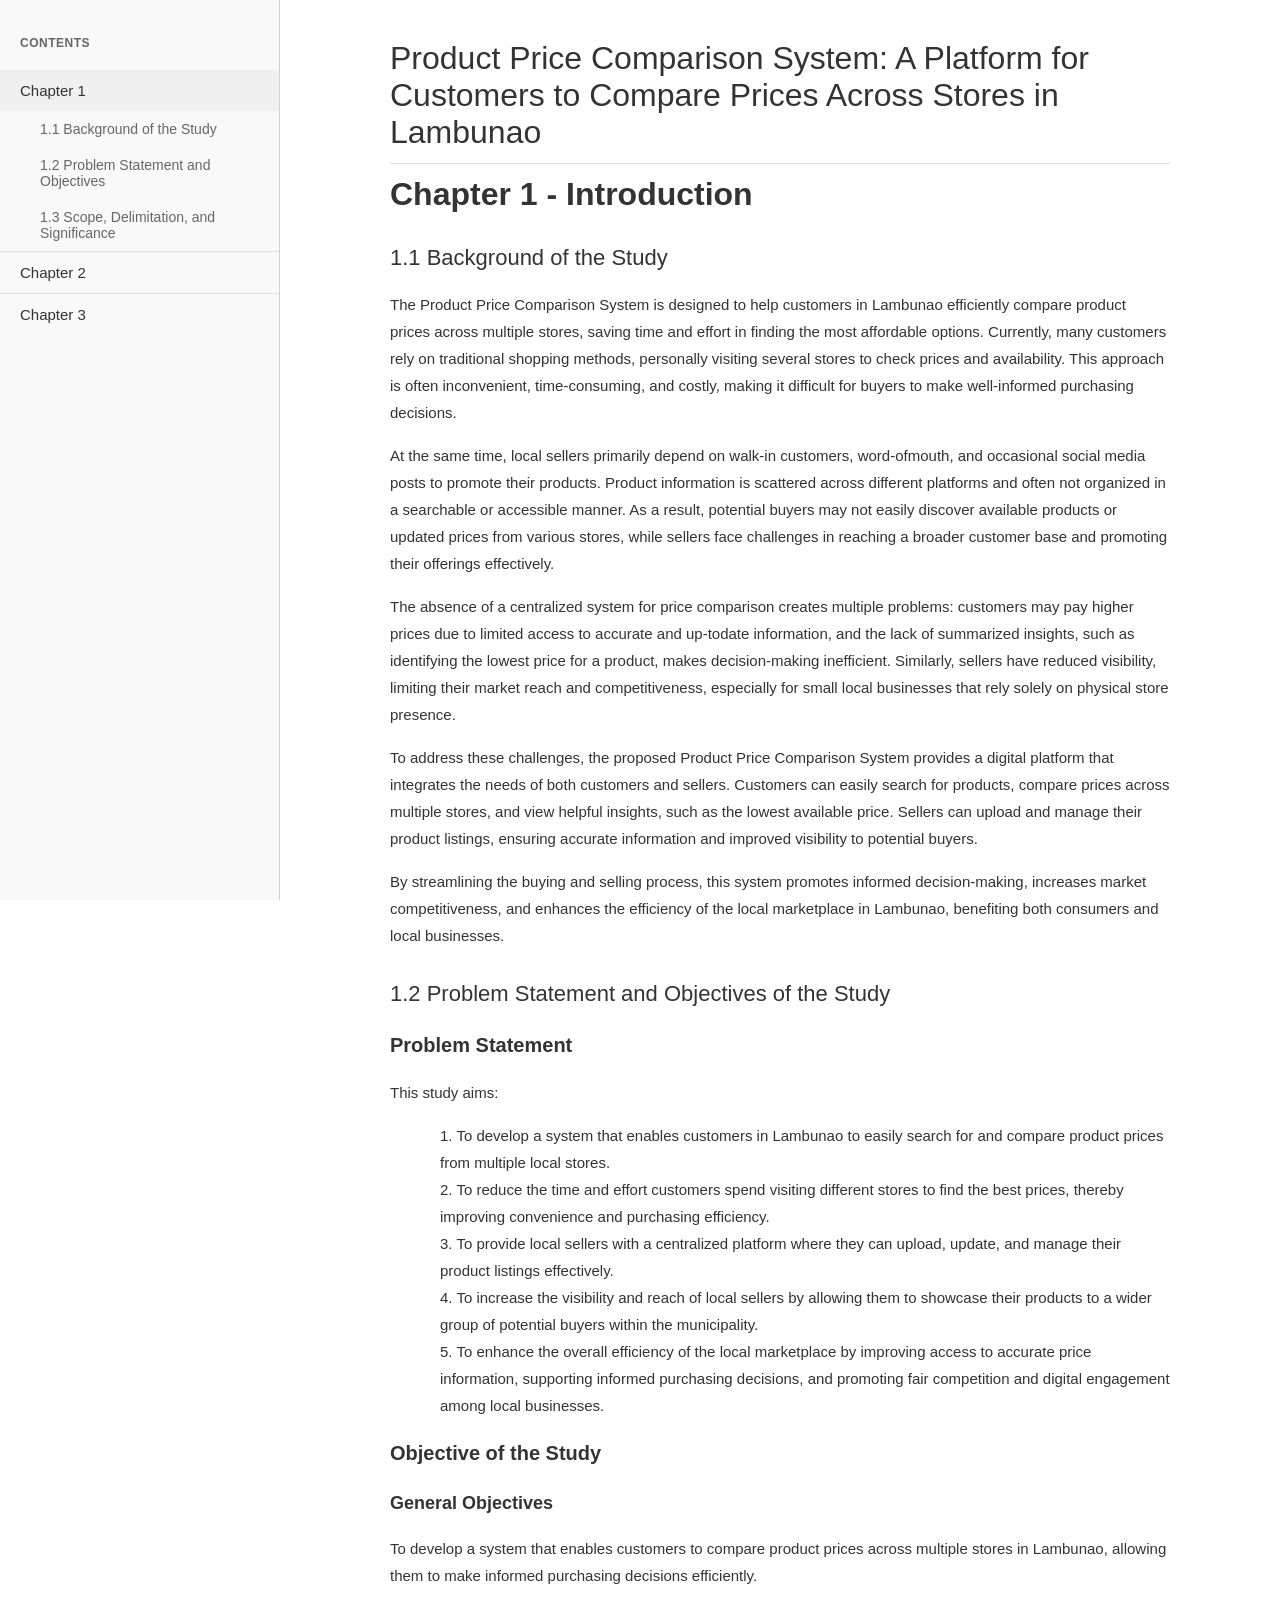
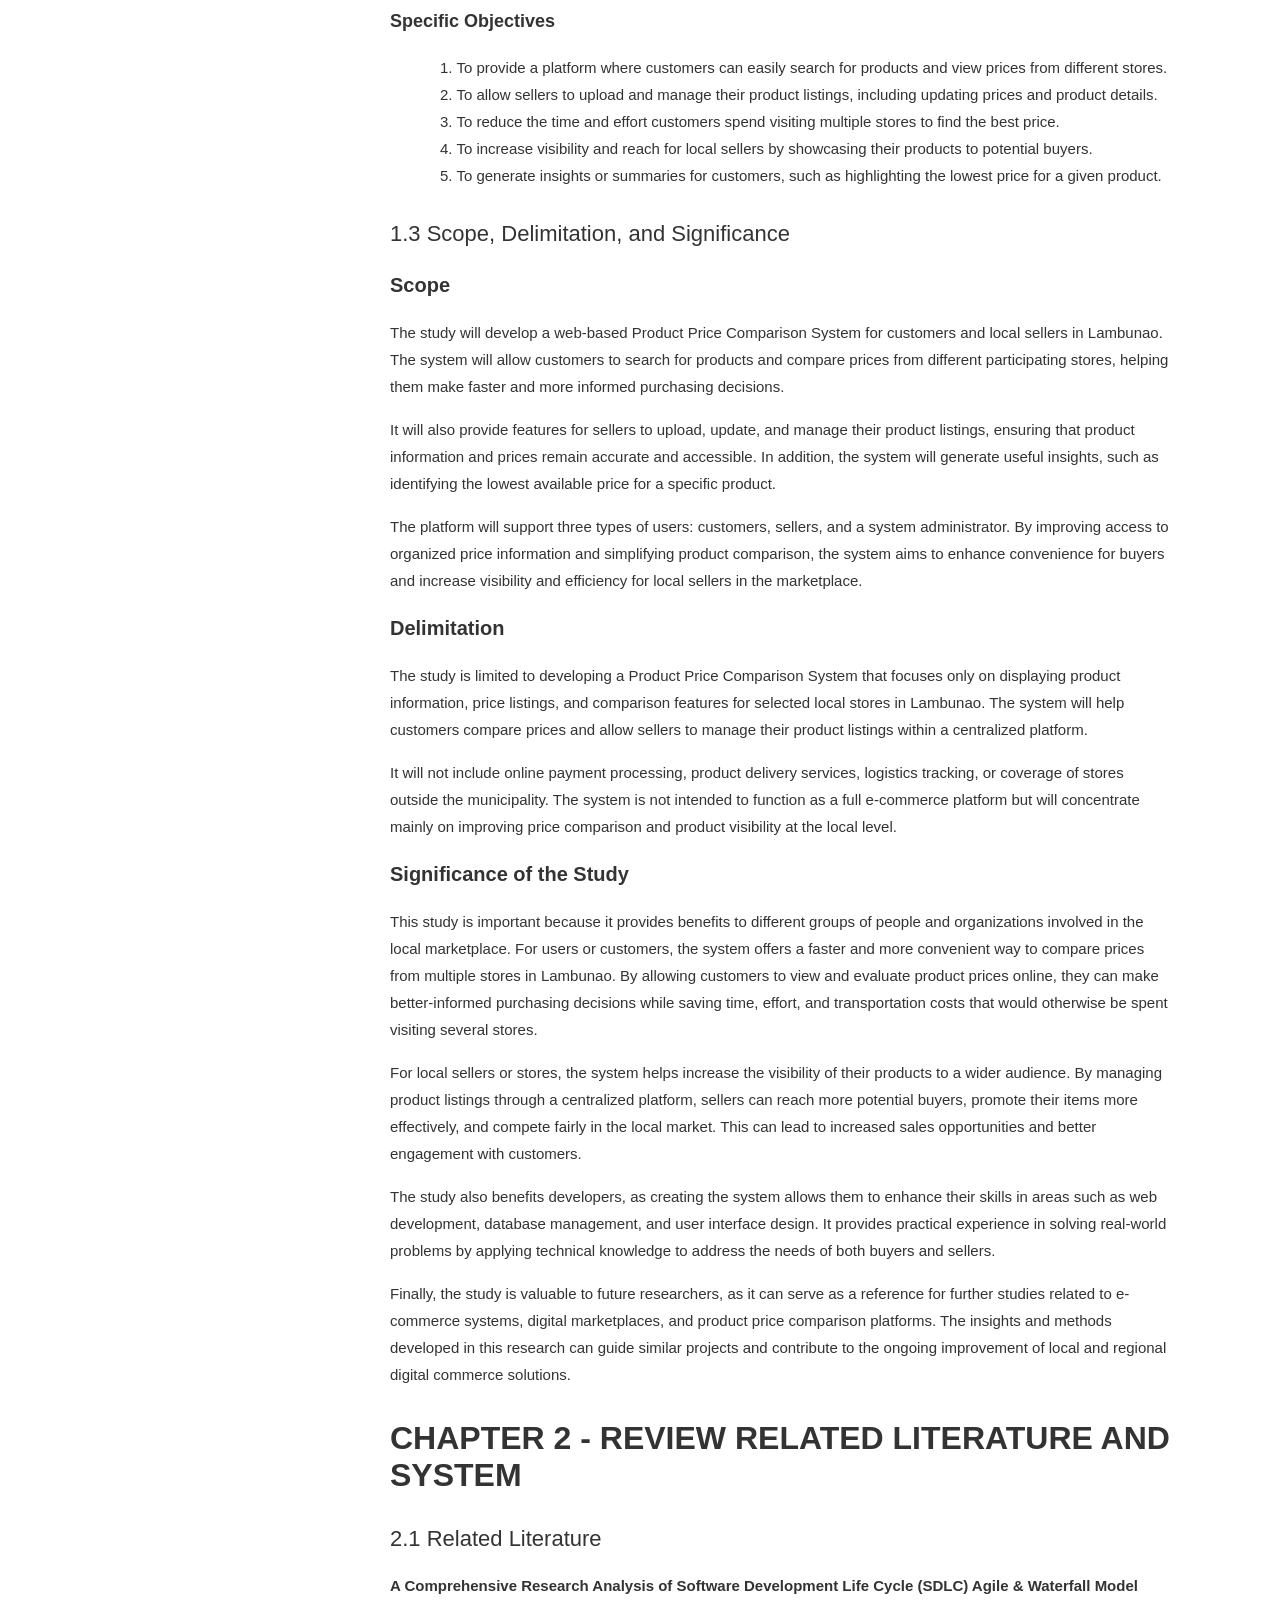
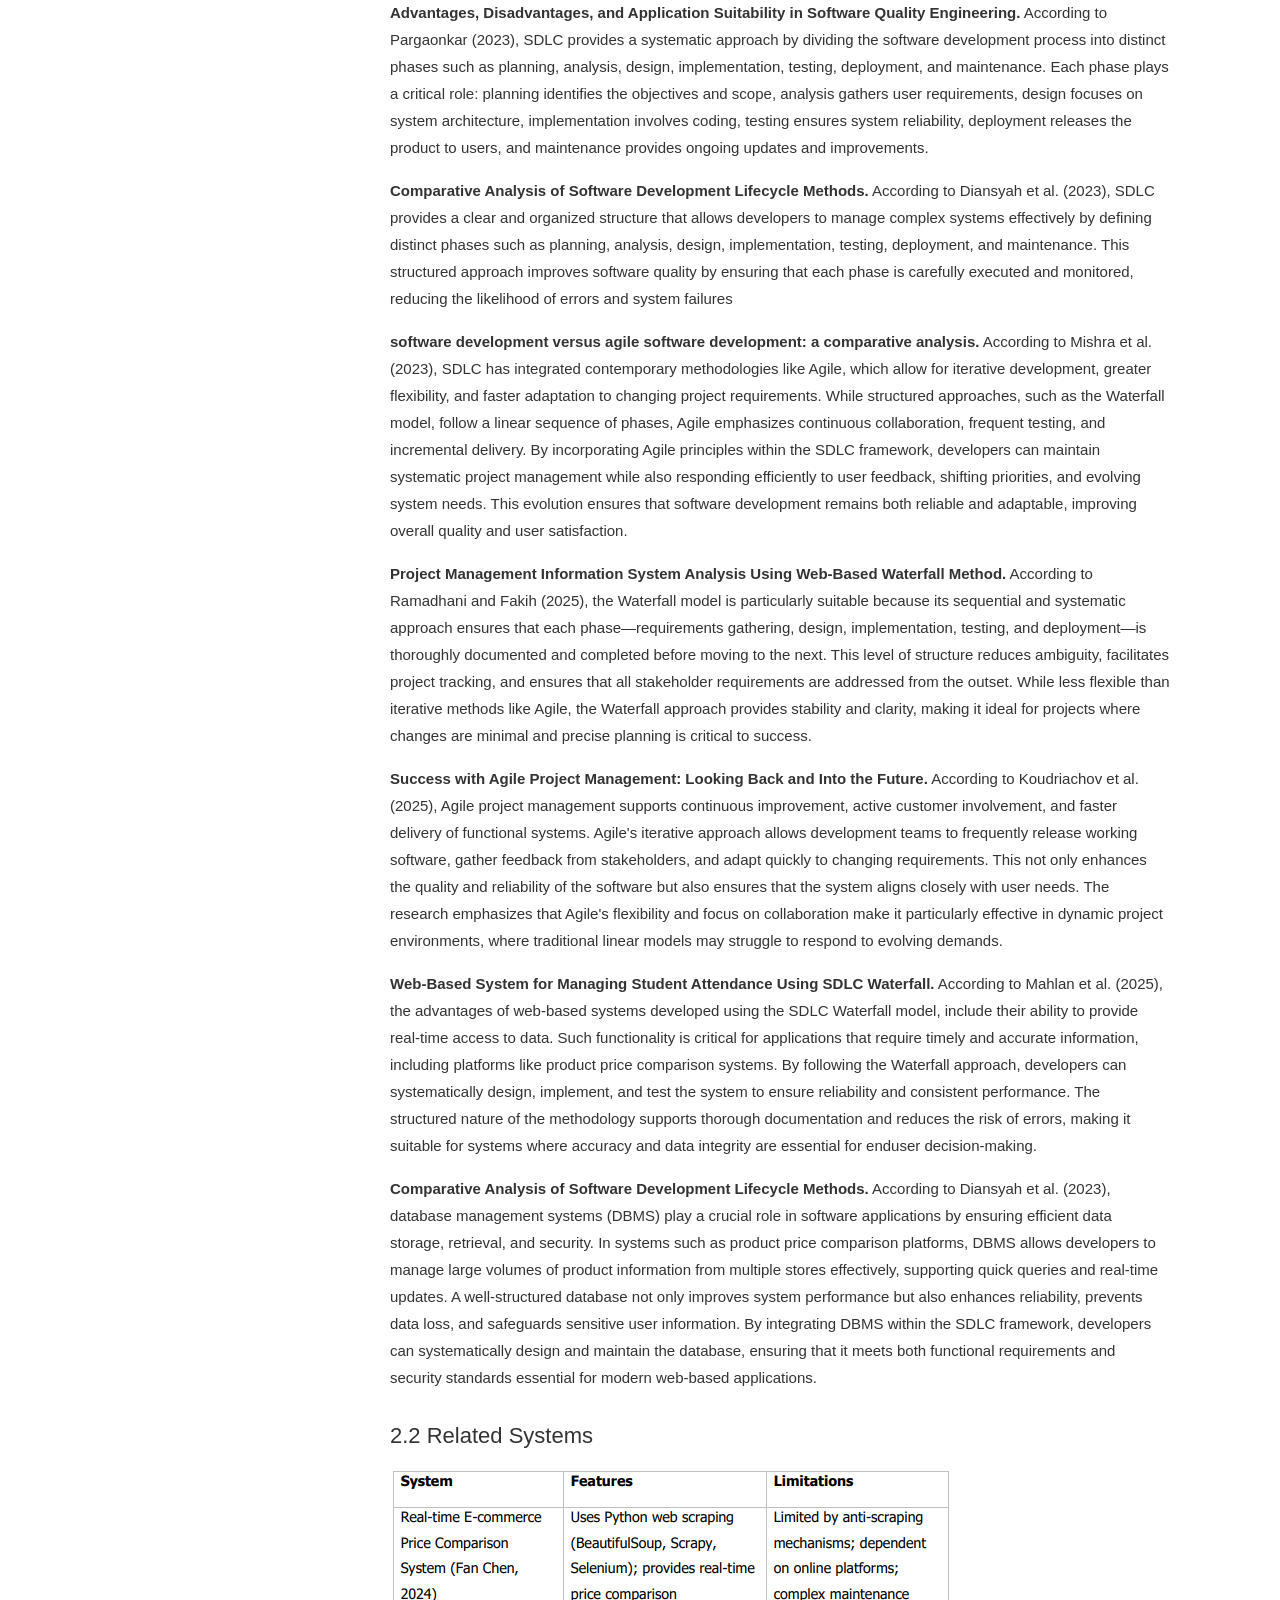
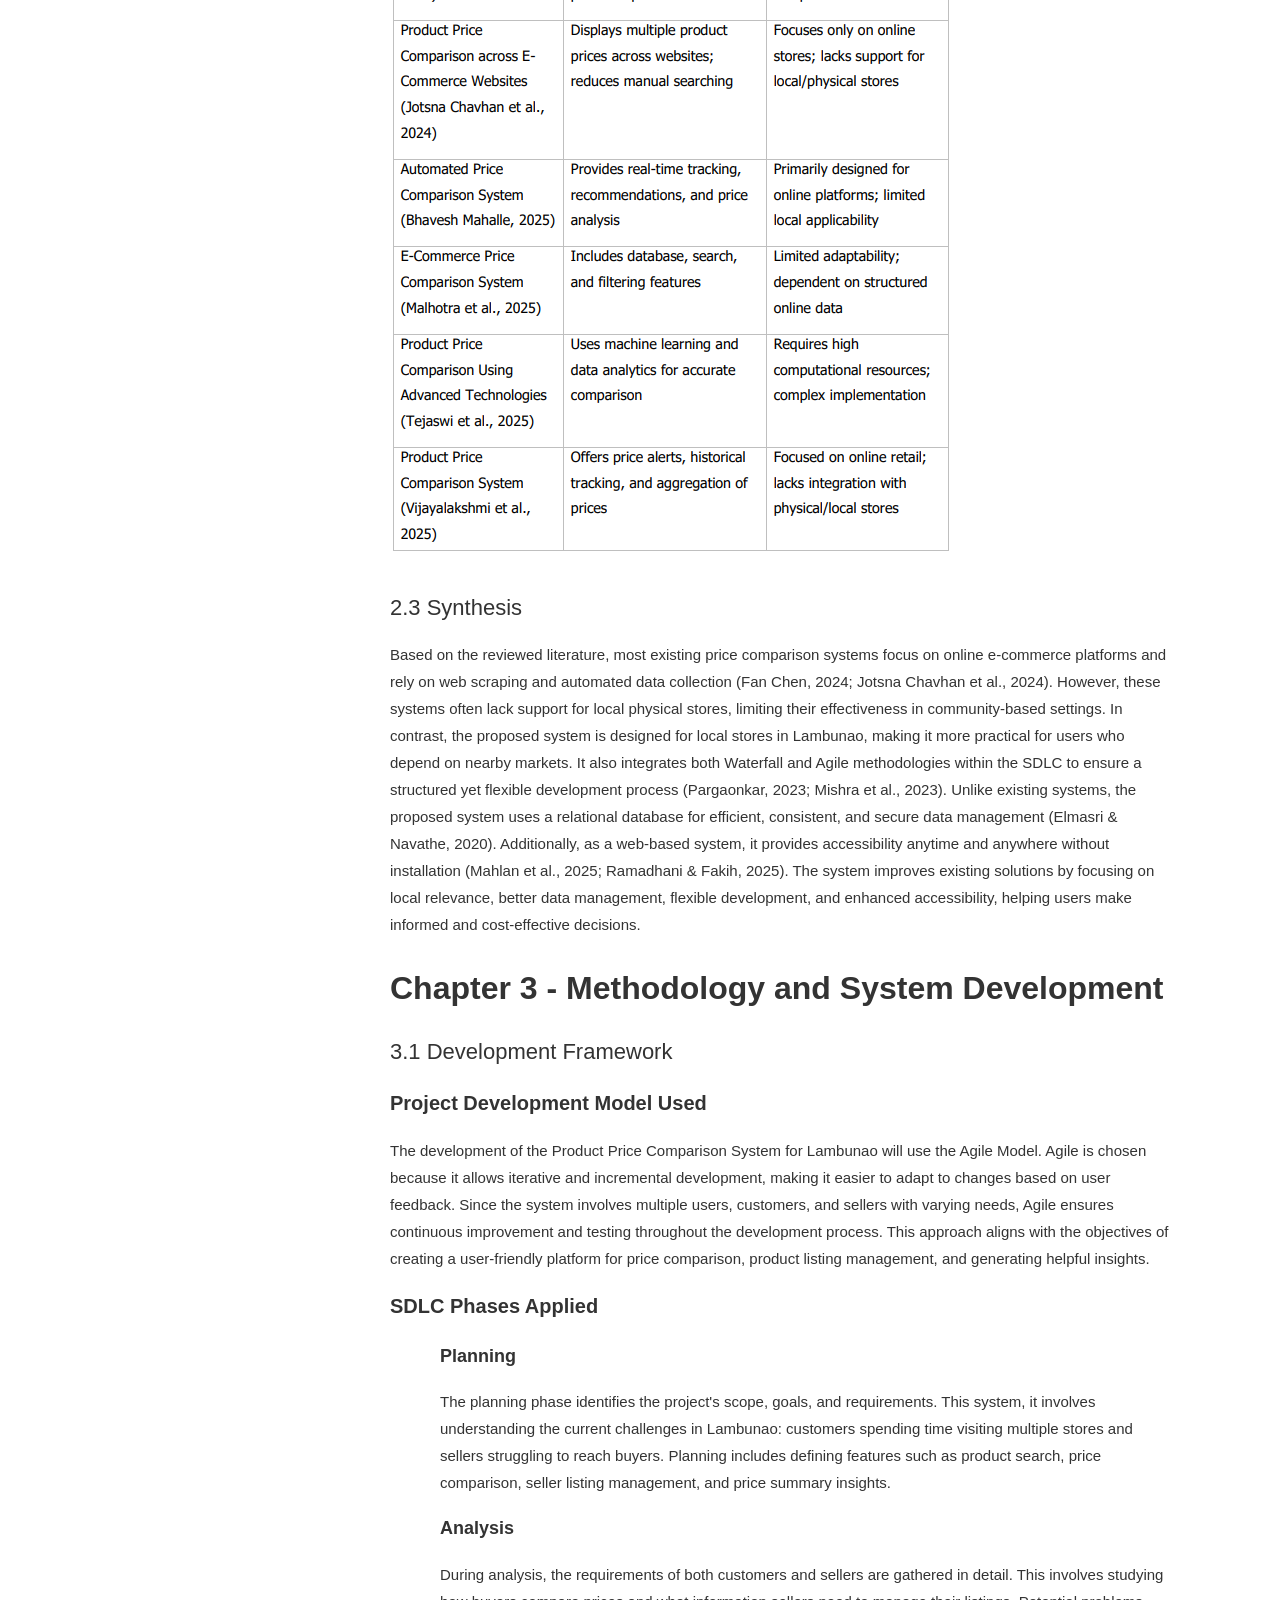
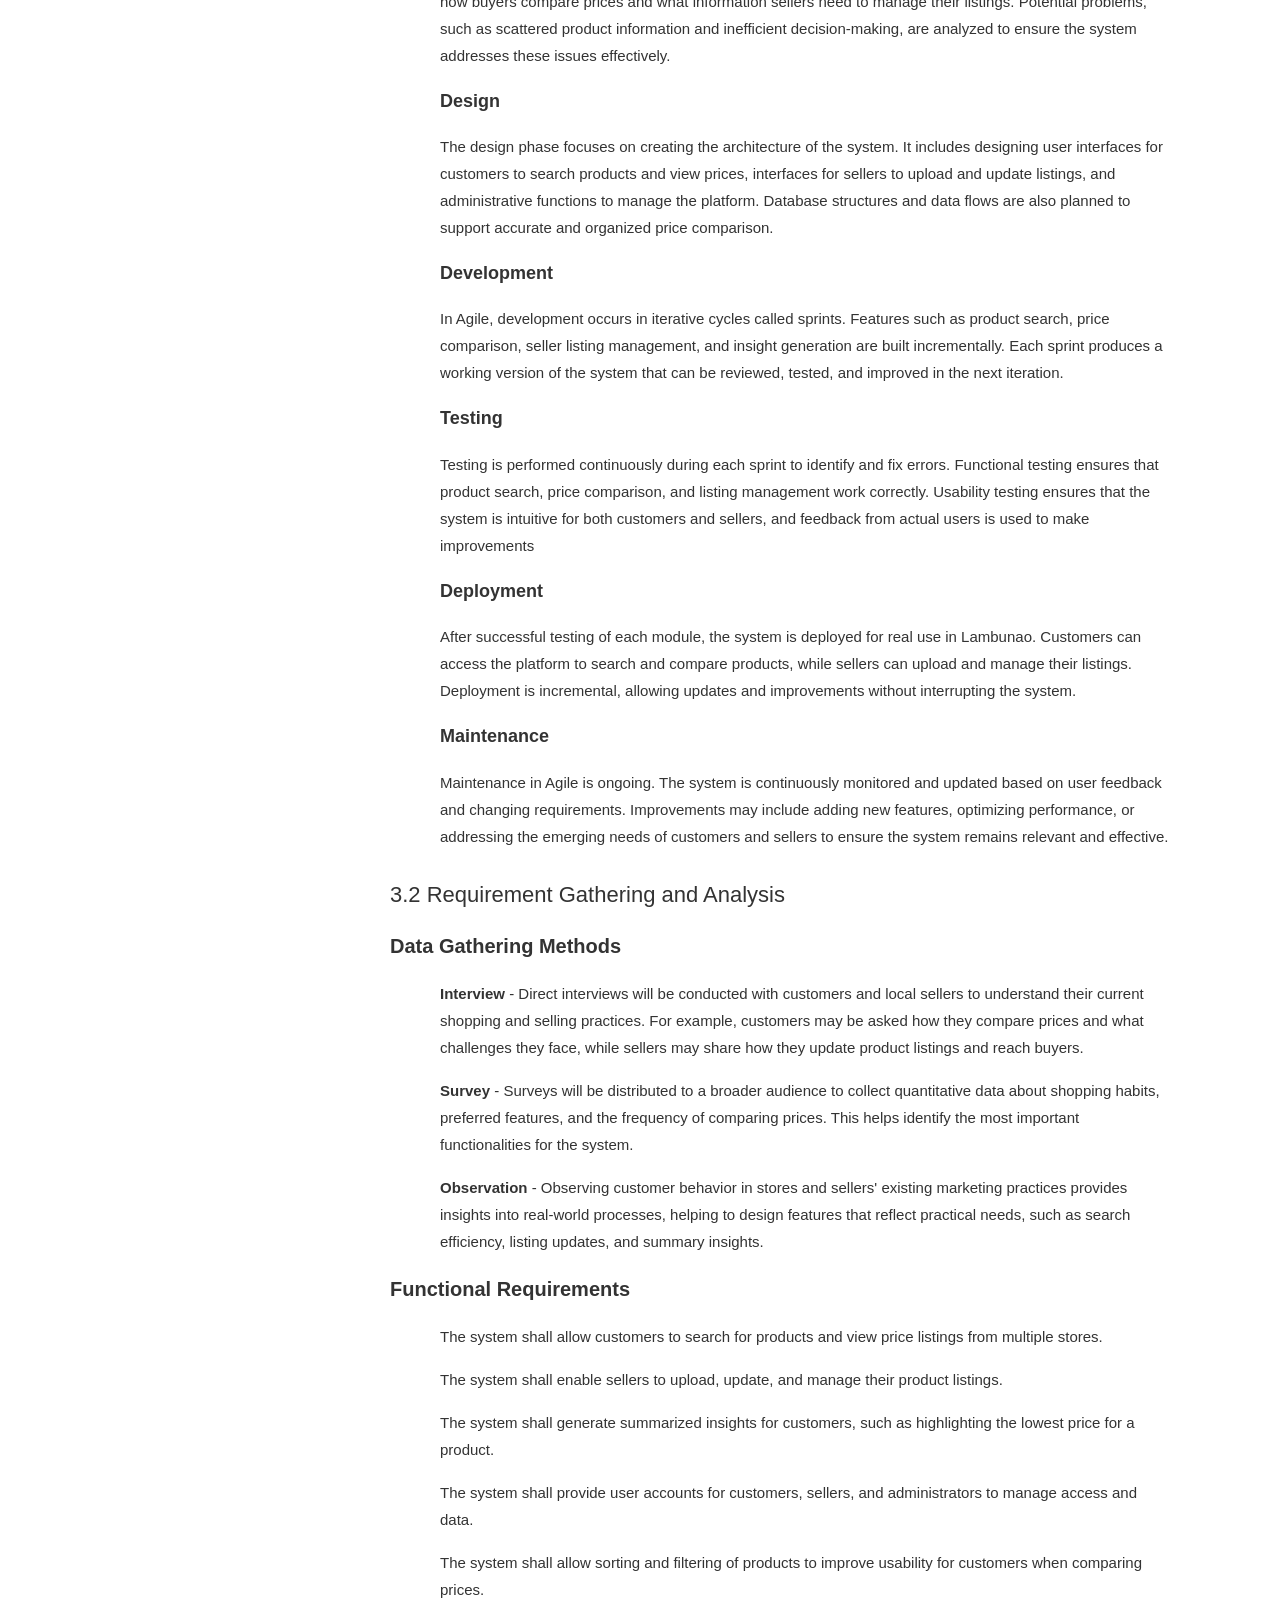
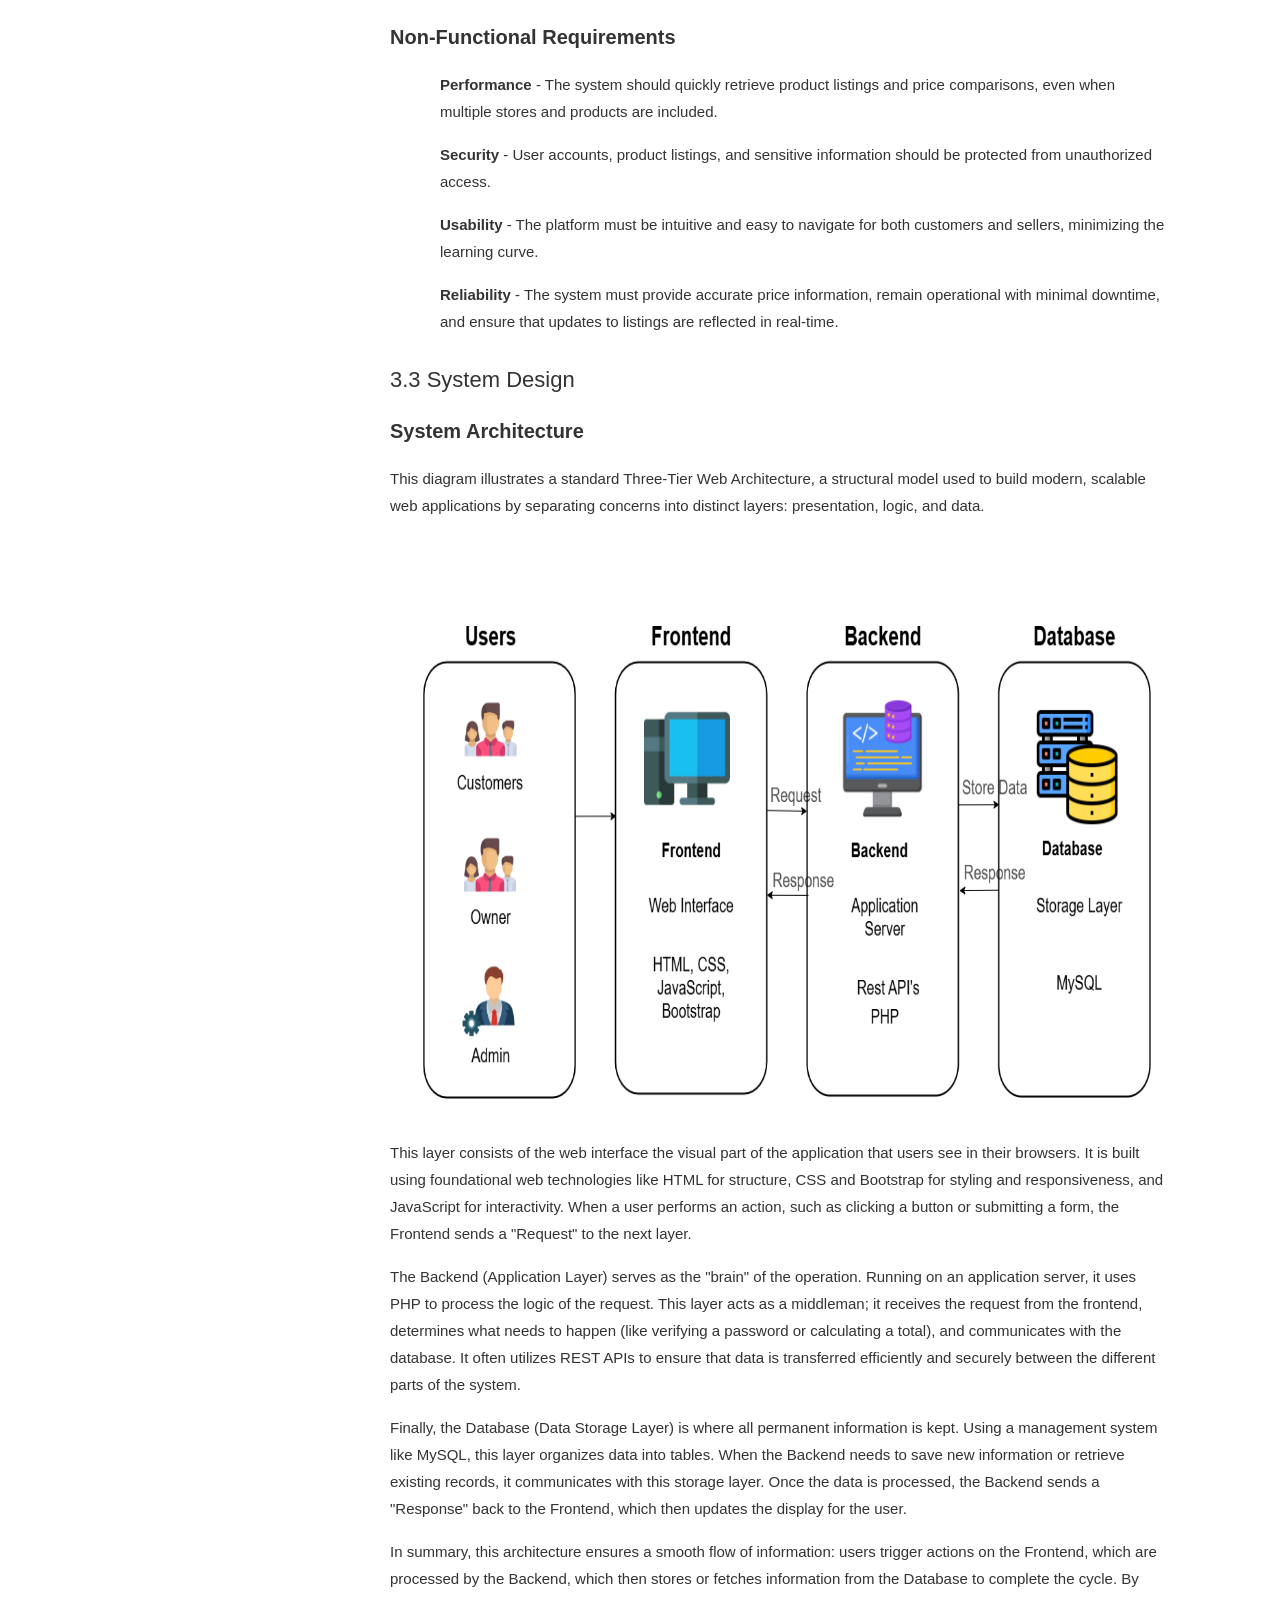
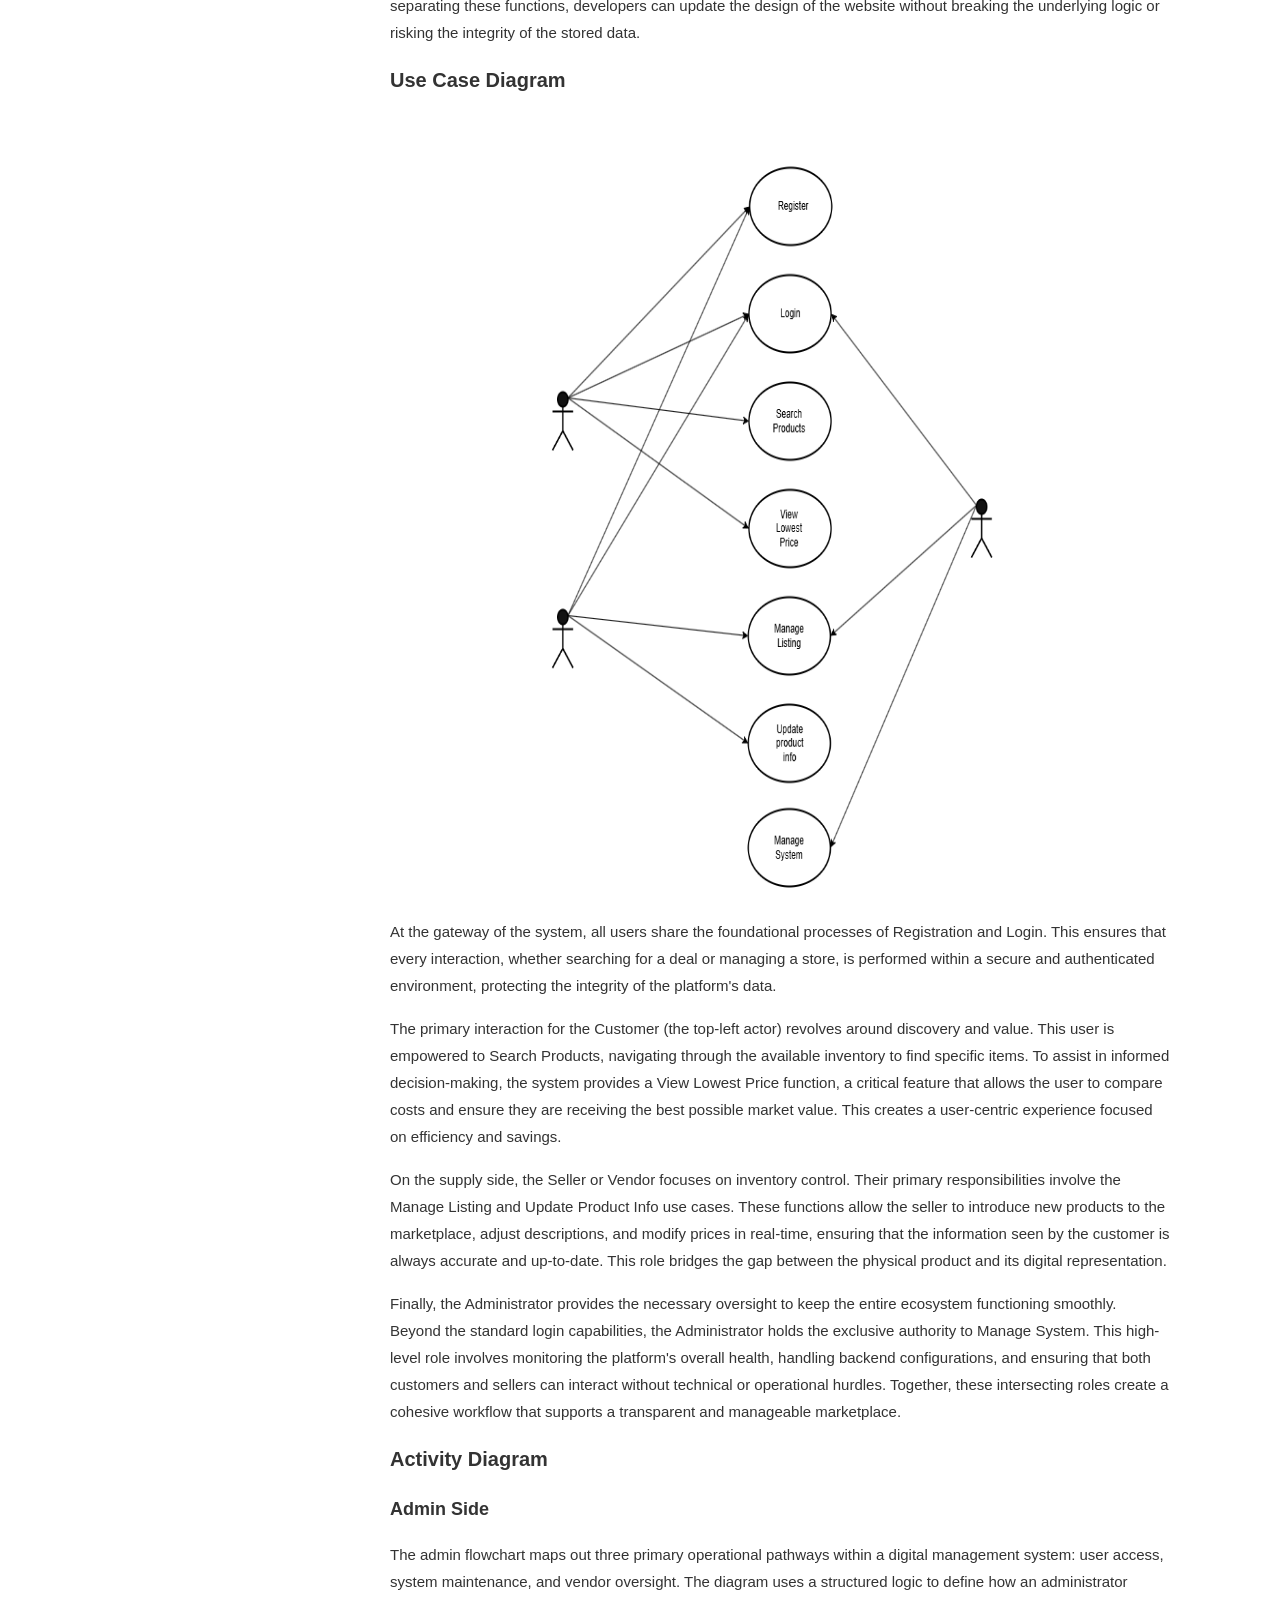
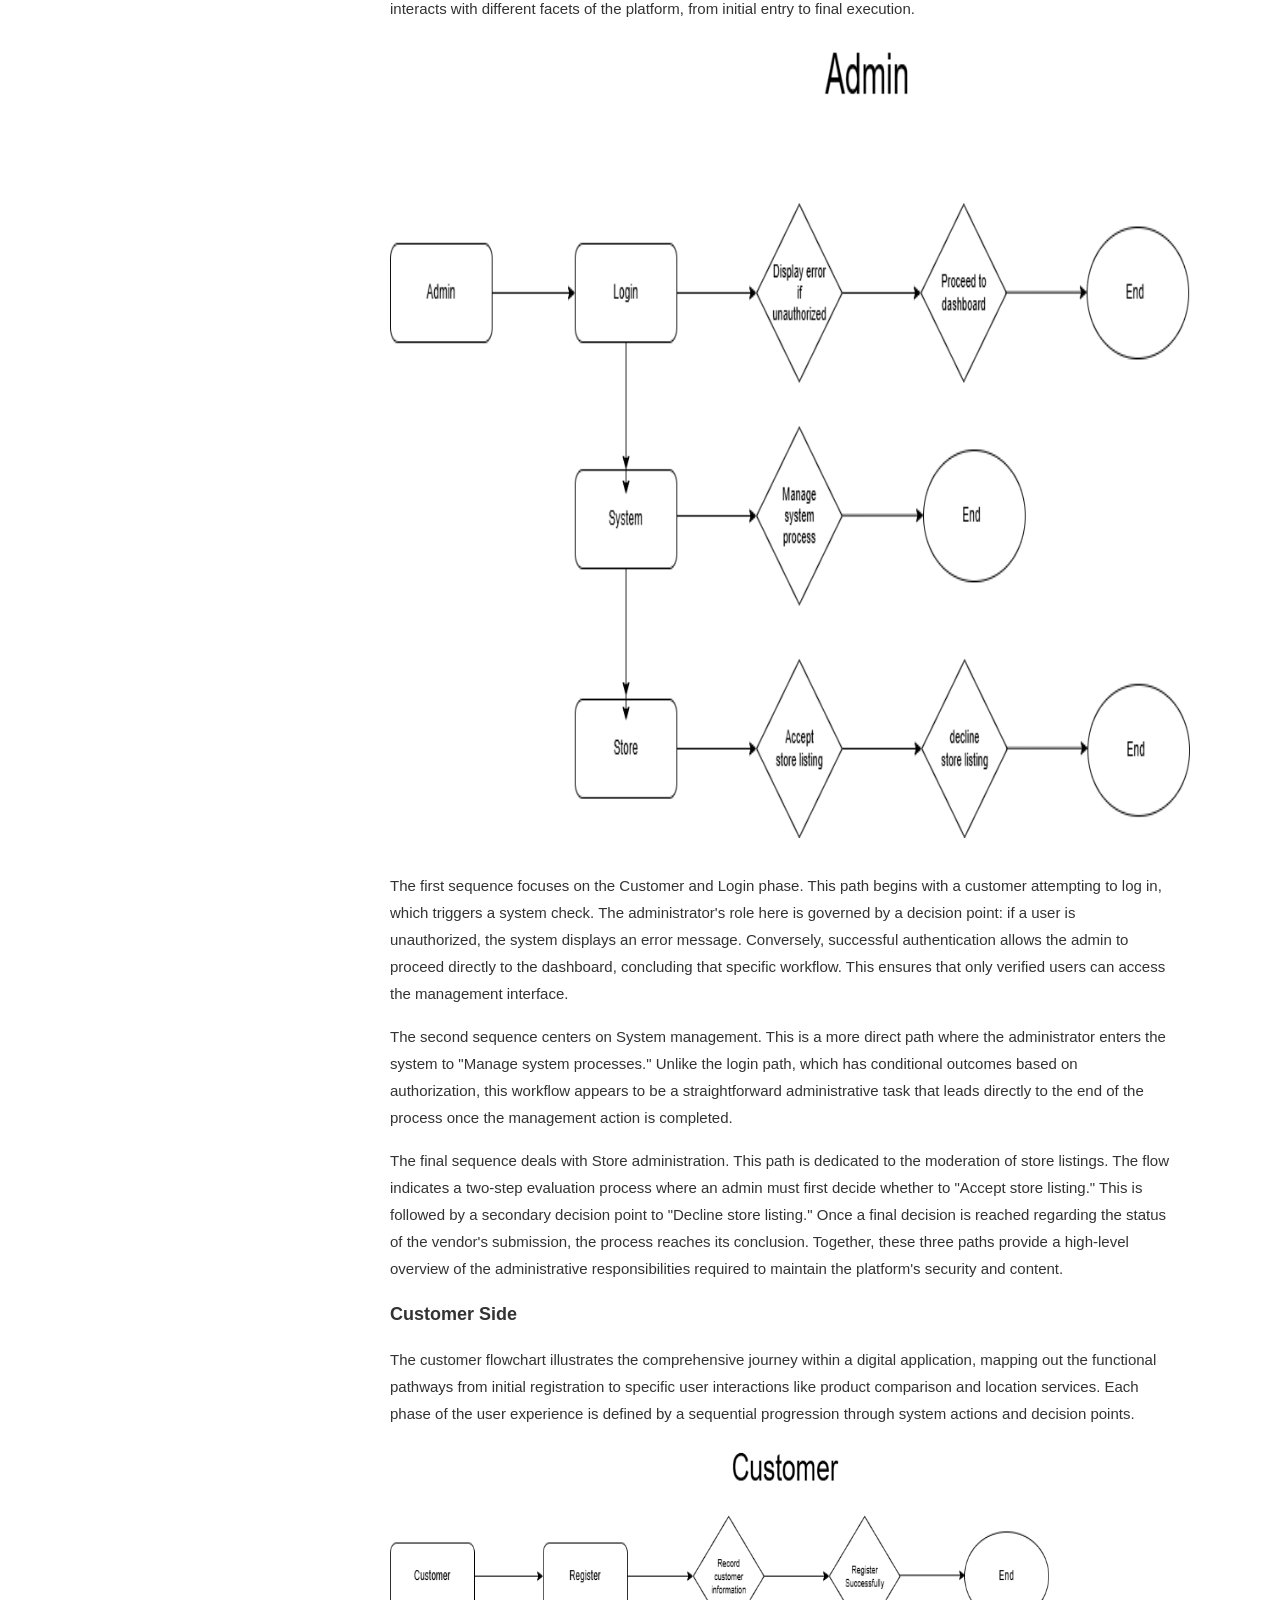
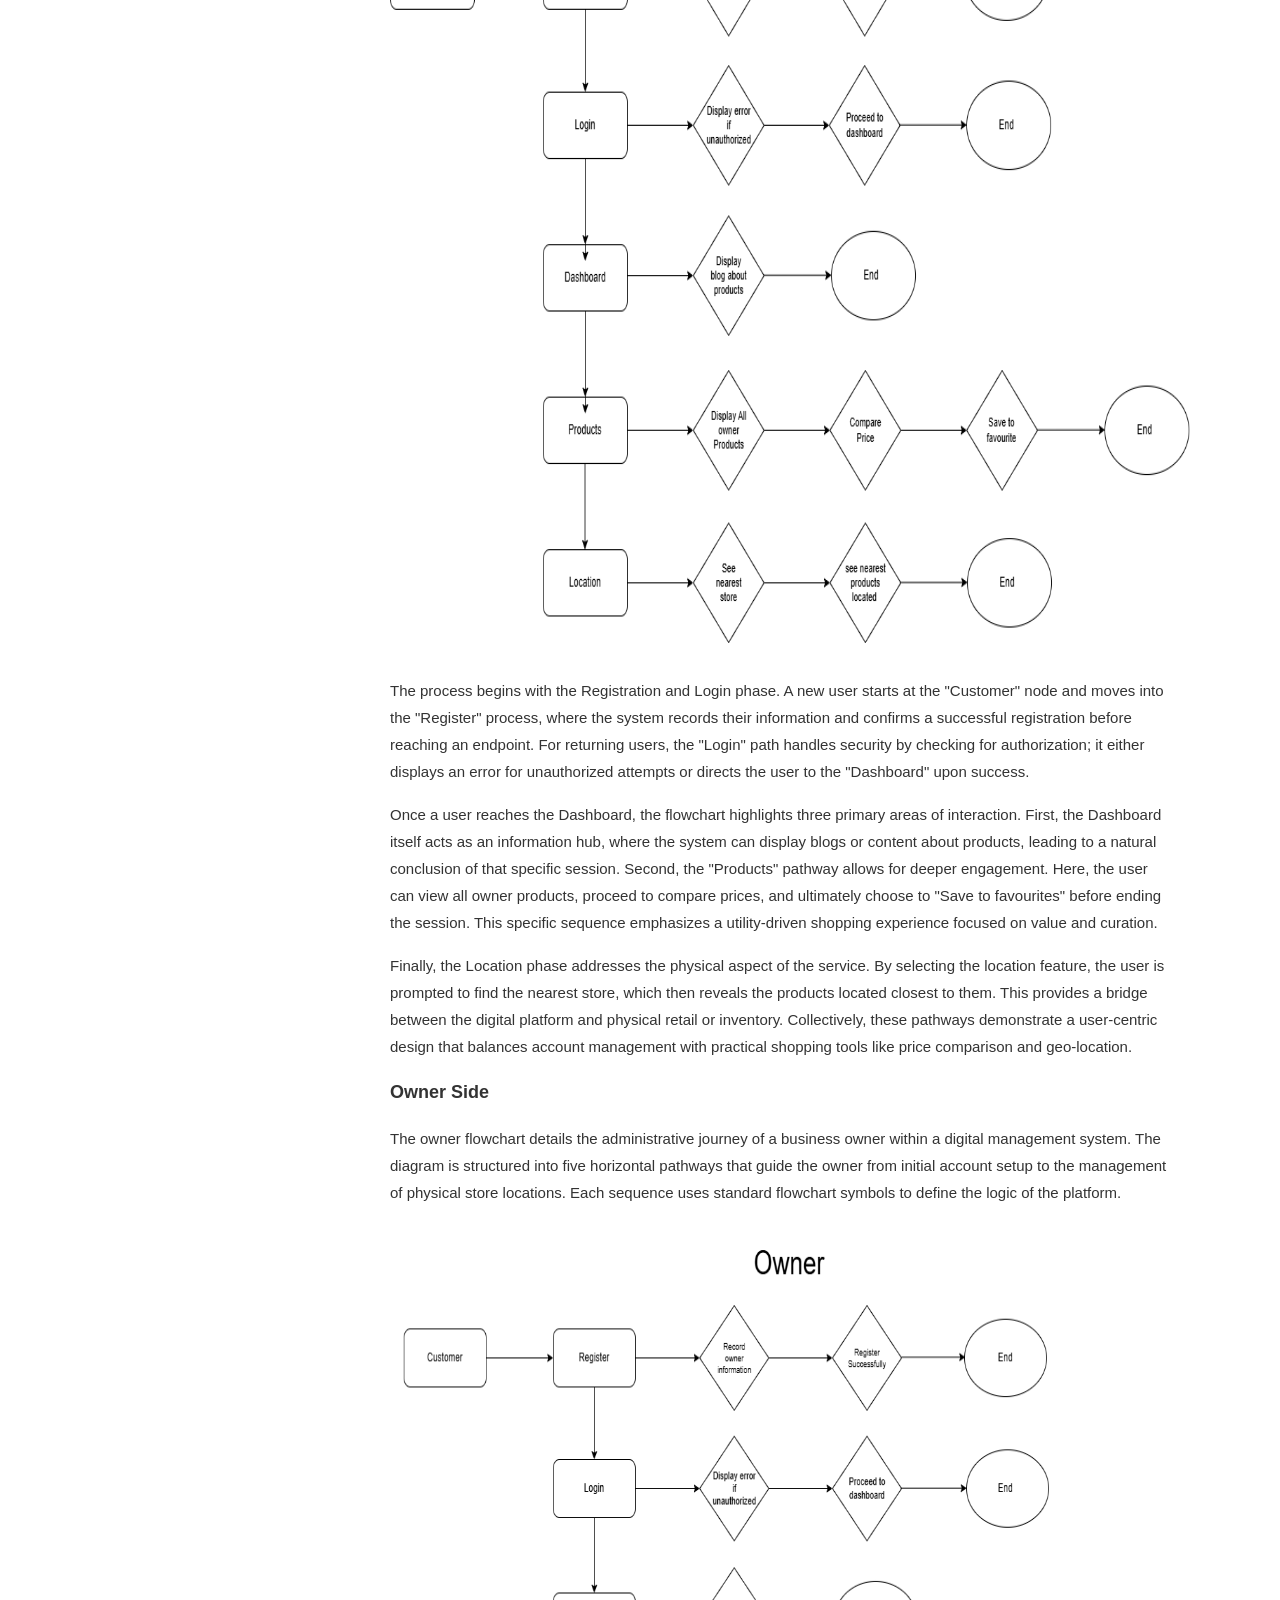
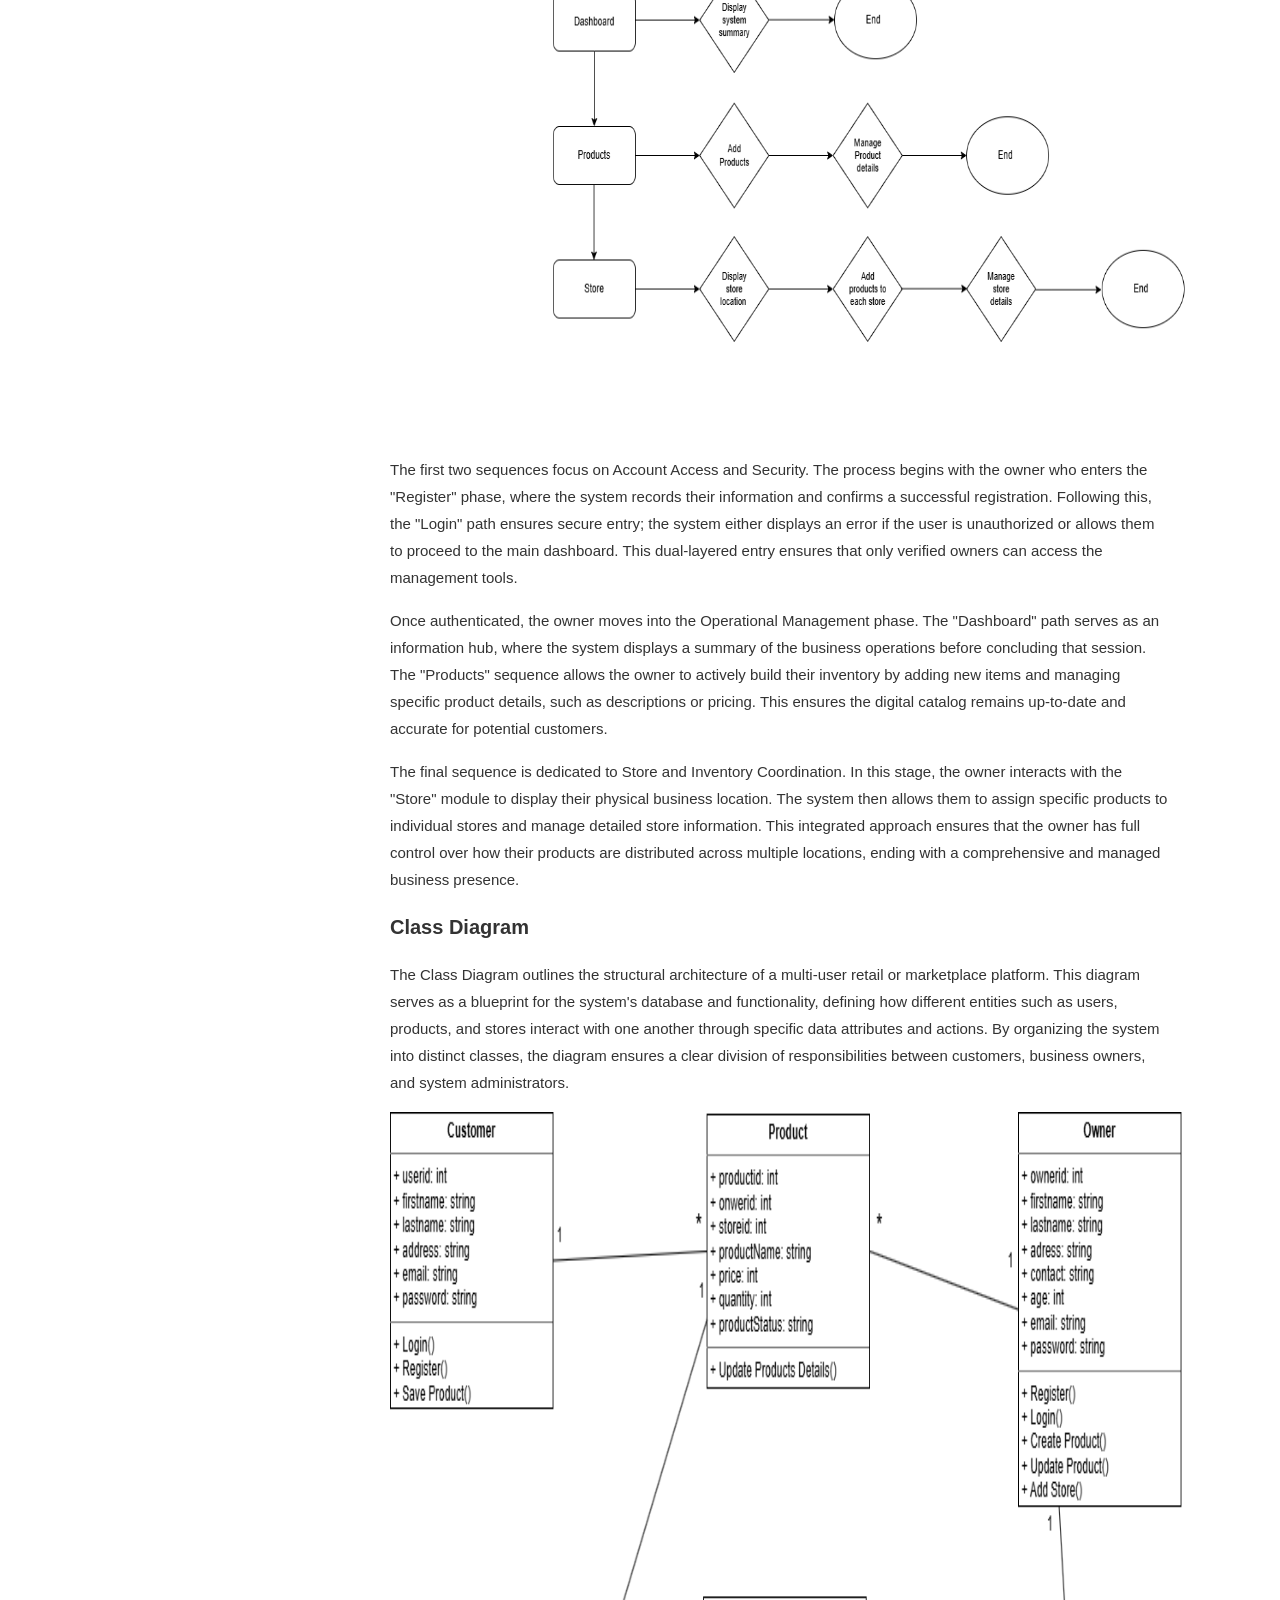
<file: index.html>
<!DOCTYPE html>
<html lang="en">

<head>
    <meta charset="UTF-8">
    <meta name="viewport" content="width=device-width, initial-scale=1.0">
    <title>Wikipedia Style Article</title>
    <style>
        * {
            margin: 0;
            padding: 0;
            box-sizing: border-box;
        }

        html {
            scroll-behavior: smooth;
        }

        body {
            font-family: 'Segoe UI', Tahoma, Geneva, Verdana, sans-serif;
            background-color: #f5f5f5;
            color: #333;
        }

        .container {
            display: flex;
            min-height: 100vh;
            background: #ffffff;
        }

        /* SIDEBAR STYLES */
        .sidebar {
            width: 280px;
            background: #f9f9f9;
            border-right: 1px solid #d0d0d0;
            padding: 24px 0;
            position: sticky;
            top: 0;
            height: 100vh;
            overflow-y: auto;
        }

        .sidebar-title {
            padding: 12px 20px;
            font-size: 12px;
            font-weight: 600;
            color: #666;
            text-transform: uppercase;
            letter-spacing: 0.5px;
            margin-bottom: 8px;
        }

        .sidebar-section {
            margin-bottom: 0;
            border-top: 1px solid #e0e0e0;
        }

        .sidebar-section:first-of-type {
            border-top: none;
        }

        /* DETAILS AND SUMMARY STYLES */
        details {
            padding: 0;
        }

        summary {
            padding: 12px 20px;
            cursor: pointer;
            font-size: 15px;
            font-weight: 500;
            color: #333;
            user-select: none;
            display: flex;
            align-items: center;
            justify-content: space-between;
            transition: background-color 0.15s ease;
        }

        summary:hover {
            background-color: #f0f0f0;
        }

        summary::marker {
            color: #0645ad;
        }

        details[open] summary {
            background-color: #f0f0f0;
        }

        /* SUBSECTION ITEMS */
        .subsection {
            padding: 0;
        }

        .subsection-item {
            padding: 10px 20px 10px 40px;
            font-size: 14px;
            color: #666;
            cursor: pointer;
            transition: color 0.15s ease;
            text-decoration: none;
            display: block;
        }

        .subsection-item:hover {
            color: #0645ad;
            text-decoration: underline;
        }

        /* MAIN CONTENT AREA */
        .main-content {
            flex: 1;
            padding: 40px 60px;
            max-width: 900px;
            margin: 0 auto;
        }

        .article-title {
            font-size: 32px;
            font-weight: 500;
            margin-bottom: 12px;
            color: #333;
            border-bottom: 1px solid #e0e0e0;
            padding-bottom: 12px;
        }

        .article-meta {
            font-size: 14px;
            color: #666;
            margin-bottom: 28px;
        }

        /* CHAPTER CONTENT STYLES */
        .chapter-content {
            margin-bottom: 32px;
        }

        .chapter-content h2 {
            font-size: 22px;
            font-weight: 500;
            margin: 32px 0 12px 0;
            color: #333;
            padding-bottom: 8px;
        }

        .chapter-content h3 {
            font-size: 16px;
            font-weight: 500;
            margin: 20px 0 10px 0;
            color: #333;
        }

        .chapter-content p {
            font-size: 15px;
            line-height: 1.8;
            margin-bottom: 16px;
            color: #333;
        }

        .chapter-content ul,
        .chapter-content ol {
            margin-left: 24px;
            margin-bottom: 16px;
        }

        .chapter-content li {
            font-size: 15px;
            line-height: 1.8;
            margin-bottom: 8px;
            color: #333;
        }
    </style>
</head>

<body>
    <div class="container">
        <div class="sidebar">
            <div class="sidebar-title">Contents</div>

            <details class="sidebar-section" open>
                <summary>Chapter 1</summary>
                <div class="subsection">
                    <a href="#ch1-background" class="subsection-item">1.1 Background of the Study</a>
                    <a href="#ch1-problem" class="subsection-item">1.2 Problem Statement and Objectives</a>
                    <a href="#ch1-scope" class="subsection-item">1.3 Scope, Delimitation, and Significance</a>
                </div>
            </details>

            <!-- CHAPTER 2 -->
            <details class="sidebar-section">
                <summary>Chapter 2</summary>
                <div class="subsection">
                    <a href="#ch2-literature" class="subsection-item">2.1 Related Literature</a>
                    <a href="#ch2-systems" class="subsection-item">2.2 Related Systems</a>
                    <a href="#ch2-synthesis" class="subsection-item">2.3 Synthesis</a>
                </div>
            </details>

            <!-- CHAPTER 3 -->
            <details class="sidebar-section">
                <summary>Chapter 3</summary>
                <div class="subsection">
                    <a href="#ch3-framework" class="subsection-item">3.1 Development Framework</a>
                    <a href="#ch3-requirements" class="subsection-item">3.2 Requirement Gathering and Analysis</a>
                    <a href="#ch3-design" class="subsection-item">3.3 System Design</a>
                    <a href="#ch3-implementation" class="subsection-item">3.4 System Implementation</a>
                    <a href="#ch3-evaluation" class="subsection-item">3.5 Usability Evaluation and Data Analysis</a>
                    <a href="#ch3-improvement" class="subsection-item">3.6 System Improvement (Redesign Phase)</a>
                </div>
            </details>
        </div>

        <!-- title -->
        <div class="main-content">
            <h1 class="article-title">Product Price Comparison System: A Platform for Customers
                to Compare Prices Across Stores in Lambunao
            </h1>

            <div class="chapter-content">
                <h1>Chapter 1 - Introduction</h1>

                <h2 id="ch1-background">1.1 Background of the Study</h2>
                <p>The Product Price Comparison System is designed to help customers in
                    Lambunao efficiently compare product prices across multiple stores, saving time and
                    effort in finding the most affordable options. Currently, many customers rely on
                    traditional shopping methods, personally visiting several stores to check prices and
                    availability. This approach is often inconvenient, time-consuming, and costly, making it
                    difficult for buyers to make well-informed purchasing decisions.</p>
                <p>At the same time, local sellers primarily depend on walk-in customers, word-ofmouth, and occasional
                    social media posts to promote their products. Product information
                    is scattered across different platforms and often not organized in a searchable or
                    accessible manner. As a result, potential buyers may not easily discover available
                    products or updated prices from various stores, while sellers face challenges in reaching
                    a broader customer base and promoting their offerings effectively.</p>
                <p>
                    The absence of a centralized system for price comparison creates multiple
                    problems: customers may pay higher prices due to limited access to accurate and up-todate
                    information, and the lack of summarized insights, such as identifying the lowest
                    price for a product, makes decision-making inefficient. Similarly, sellers have reduced
                    visibility, limiting their market reach and competitiveness, especially for small local
                    businesses that rely solely on physical store presence.
                </p>

                <p>
                    To address these challenges, the proposed Product Price Comparison System
                    provides a digital platform that integrates the needs of both customers and sellers.
                    Customers can easily search for products, compare prices across multiple stores, and
                    view helpful insights, such as the lowest available price. Sellers can upload and manage
                    their product listings, ensuring accurate information and improved visibility to potential
                    buyers.
                </p>
                <p>
                    By streamlining the buying and selling process, this system promotes informed
                    decision-making, increases market competitiveness, and enhances the efficiency of the
                    local marketplace in Lambunao, benefiting both consumers and local businesses.
                </p>

                <h2 id="ch1-problem">1.2 Problem Statement and Objectives of the Study</h2>
                <p style="font-weight: bold; font-size: 20px;">Problem Statement</p>
                <p>This study aims:</p>
                <p style="margin-left: 50px;">1. To develop a system that enables customers in Lambunao to easily search
                    for
                    and compare product prices from multiple local stores. <br>
                    2. To reduce the time and effort customers spend visiting different stores to find
                    the best prices, thereby improving convenience and purchasing efficiency. <br>
                    3. To provide local sellers with a centralized platform where they can upload,
                    update, and manage their product listings effectively.<br>
                    4. To increase the visibility and reach of local sellers by allowing them to
                    showcase their products to a wider group of potential buyers within the
                    municipality.<br>
                    5. To enhance the overall efficiency of the local marketplace by improving
                    access to accurate price information, supporting informed purchasing
                    decisions, and promoting fair competition and digital engagement among
                    local businesses.
                </p>

                <p style="font-weight: bold; font-size: 20px;">Objective of the Study</p>
                <p style="font-weight: bold; font-size: 18px;">General Objectives</p>
                <p>To develop a system that enables customers to compare product prices across
                    multiple stores in Lambunao, allowing them to make informed purchasing
                    decisions efficiently.
                </p>
                <p style="font-weight: bold; font-size: 18px;">Specific Objectives</p>
                <p style="margin-left: 50px;">1. To provide a platform where customers can easily search for products
                    and view
                    prices from different stores. <br>
                    2. To allow sellers to upload and manage their product listings, including updating
                    prices and product details. <br>
                    3. To reduce the time and effort customers spend visiting multiple stores to
                    find the best price. <br>
                    4. To increase visibility and reach for local sellers by showcasing their products to
                    potential buyers. <br>
                    5. To generate insights or summaries for customers, such as highlighting the lowest
                    price for a given product.
                </p>

                <h2 id="ch1-scope">1.3 Scope, Delimitation, and Significance</h2>
                <p style="font-weight: bold; font-size: 20px;">Scope</p>

                <p>The study will develop a web-based Product Price Comparison System for
                    customers and local sellers in Lambunao. The system will allow customers to search for
                    products and compare prices from different participating stores, helping them make
                    faster and more informed purchasing decisions.
                </p>
                <p>
                    It will also provide features for sellers to upload, update, and manage their
                    product listings, ensuring that product information and prices remain accurate and
                    accessible. In addition, the system will generate useful insights, such as identifying the
                    lowest available price for a specific product.
                </p>
                <p>
                    The platform will support three types of users: customers, sellers, and a system
                    administrator. By improving access to organized price information and simplifying
                    product comparison, the system aims to enhance convenience for buyers and increase
                    visibility and efficiency for local sellers in the marketplace.
                </p>

                <p style="font-weight: bold; font-size: 20px;">Delimitation</p>
                <p>
                    The study is limited to developing a Product Price Comparison System that
                    focuses only on displaying product information, price listings, and comparison features
                    for selected local stores in Lambunao. The system will help customers compare prices
                    and allow sellers to manage their product listings within a centralized platform.
                </p>
                <p>
                    It will not include online payment processing, product delivery services, logistics
                    tracking, or coverage of stores outside the municipality. The system is not intended to
                    function as a full e-commerce platform but will concentrate mainly on improving price
                    comparison and product visibility at the local level.
                </p>

                <p style="font-weight: bold; font-size: 20px;">Significance of the Study</p>
                <p>This study is important because it provides benefits to different groups of people
                    and organizations involved in the local marketplace. For users or customers, the system
                    offers a faster and more convenient way to compare prices from multiple stores in
                    Lambunao. By allowing customers to view and evaluate product prices online, they can
                    make better-informed purchasing decisions while saving time, effort, and transportation
                    costs that would otherwise be spent visiting several stores.
                </p>
                <p>
                    For local sellers or stores, the system helps increase the visibility of their
                    products to a wider audience. By managing product listings through a centralized
                    platform, sellers can reach more potential buyers, promote their items more effectively,
                    and compete fairly in the local market. This can lead to increased sales opportunities
                    and better engagement with customers.

                </p>
                <p>
                    The study also benefits developers, as creating the system allows them to
                    enhance their skills in areas such as web development, database management, and user interface
                    design. It provides practical experience in solving real-world problems by
                    applying technical knowledge to address the needs of both buyers and sellers.
                </p>
                <p>
                    Finally, the study is valuable to future researchers, as it can serve as a reference
                    for further studies related to e-commerce systems, digital marketplaces, and product
                    price comparison platforms. The insights and methods developed in this research can
                    guide similar projects and contribute to the ongoing improvement of local and regional
                    digital commerce solutions.
                </p>
            </div>

            <!-- CHAPTER 2 -->
            <div class="chapter-content">
                <h1>CHAPTER 2 - REVIEW RELATED LITERATURE AND SYSTEM</h1>

                <h2 id="ch2-literature">2.1 Related Literature</h2>
                <p>
                    <strong>A Comprehensive Research Analysis of Software Development Life
                        Cycle (SDLC) Agile & Waterfall Model Advantages, Disadvantages, and
                        Application Suitability in Software Quality Engineering.</strong> According to Pargaonkar
                    (2023), SDLC provides a systematic approach by dividing the software development
                    process into distinct phases such as planning, analysis, design, implementation, testing,
                    deployment, and maintenance. Each phase plays a critical role: planning identifies the
                    objectives and scope, analysis gathers user requirements, design focuses on system
                    architecture, implementation involves coding, testing ensures system reliability,
                    deployment releases the product to users, and maintenance provides ongoing updates
                    and improvements.

                </p>
                <p>
                    <strong>Comparative Analysis of Software Development Lifecycle Methods.</strong>
                    According to Diansyah et al. (2023), SDLC provides a clear and organized structure that
                    allows developers to manage complex systems effectively by defining distinct phases
                    such as planning, analysis, design, implementation, testing, deployment, and
                    maintenance. This structured approach improves software quality by ensuring that each
                    phase is carefully executed and monitored, reducing the likelihood of errors and system
                    failures
                </p>
                <p>
                    <strong>software development versus agile software development:
                        a comparative analysis.</strong> According to Mishra et al. (2023), SDLC has integrated
                    contemporary methodologies like Agile, which allow for iterative development, greater
                    flexibility, and faster adaptation to changing project requirements. While structured
                    approaches, such as the Waterfall model, follow a linear sequence of phases, Agile
                    emphasizes continuous collaboration, frequent testing, and incremental delivery. By
                    incorporating Agile principles within the SDLC framework, developers can maintain
                    systematic project management while also responding efficiently to user feedback, shifting
                    priorities, and evolving system needs. This evolution ensures that software
                    development remains both reliable and adaptable, improving overall quality and user
                    satisfaction.
                </p>
                <p>
                    <strong>Project Management Information System Analysis Using Web-Based
                        Waterfall Method.</strong> According to Ramadhani and Fakih (2025), the Waterfall model is
                    particularly suitable because its sequential and systematic approach ensures that each
                    phase—requirements gathering, design, implementation, testing, and deployment—is
                    thoroughly documented and completed before moving to the next. This level of
                    structure reduces ambiguity, facilitates project tracking, and ensures that all stakeholder
                    requirements are addressed from the outset. While less flexible than iterative methods
                    like Agile, the Waterfall approach provides stability and clarity, making it ideal for
                    projects where changes are minimal and precise planning is critical to success.

                </p>
                <p>
                    <strong>Success with Agile Project Management: Looking Back and Into the
                        Future.</strong> According to Koudriachov et al. (2025), Agile project management supports
                    continuous improvement, active customer involvement, and faster delivery of functional
                    systems. Agile's iterative approach allows development teams to frequently release
                    working software, gather feedback from stakeholders, and adapt quickly to changing
                    requirements. This not only enhances the quality and reliability of the software but also
                    ensures that the system aligns closely with user needs. The research emphasizes that
                    Agile's flexibility and focus on collaboration make it particularly effective in dynamic
                    project environments, where traditional linear models may struggle to respond to
                    evolving demands.
                </p>
                <p>
                    <strong>Web-Based System for Managing Student Attendance Using SDLC
                        Waterfall.</strong> According to Mahlan et al. (2025), the advantages of web-based systems
                    developed using the SDLC Waterfall model, include their ability to provide real-time
                    access to data. Such functionality is critical for applications that require timely and
                    accurate information, including platforms like product price comparison systems. By following the
                    Waterfall approach, developers can systematically design, implement, and
                    test the system to ensure reliability and consistent performance. The structured nature
                    of the methodology supports thorough documentation and reduces the risk of errors,
                    making it suitable for systems where accuracy and data integrity are essential for enduser
                    decision-making.
                </p>
                <p>
                    <strong>Comparative Analysis of Software Development Lifecycle Methods.</strong>
                    According to Diansyah et al. (2023), database management systems (DBMS) play a
                    crucial role in software applications by ensuring efficient data storage, retrieval, and
                    security. In systems such as product price comparison platforms, DBMS allows
                    developers to manage large volumes of product information from multiple stores
                    effectively, supporting quick queries and real-time updates. A well-structured database
                    not only improves system performance but also enhances reliability, prevents data loss,
                    and safeguards sensitive user information. By integrating DBMS within the SDLC
                    framework, developers can systematically design and maintain the database, ensuring
                    that it meets both functional requirements and security standards essential for modern
                    web-based applications.
                </p>

                <h2 id="ch2-systems">2.2 Related Systems</h2>
                <img src="related_system.png" alt="">

                <h2 id="ch2-synthesis">2.3 Synthesis</h2>
                <p>
                    Based on the reviewed literature, most existing price comparison systems focus
                    on online e-commerce platforms and rely on web scraping and automated data
                    collection (Fan Chen, 2024; Jotsna Chavhan et al., 2024). However, these systems often
                    lack support for local physical stores, limiting their effectiveness in community-based
                    settings. In contrast, the proposed system is designed for local stores in Lambunao,
                    making it more practical for users who depend on nearby markets. It also integrates
                    both Waterfall and Agile methodologies within the SDLC to ensure a structured yet
                    flexible development process (Pargaonkar, 2023; Mishra et al., 2023). Unlike existing
                    systems, the proposed system uses a relational database for efficient, consistent, and
                    secure data management (Elmasri & Navathe, 2020). Additionally, as a web-based
                    system, it provides accessibility anytime and anywhere without installation (Mahlan et
                    al., 2025; Ramadhani & Fakih, 2025). The system improves existing solutions by
                    focusing on local relevance, better data management, flexible development, and
                    enhanced accessibility, helping users make informed and cost-effective decisions.
                </p>
            </div>

            <!-- CHAPTER 3 CONTENT -->
            <div class="chapter-content">
                <h1>Chapter 3 - Methodology and System Development</h1>

                <h2 id="ch3-framework">3.1 Development Framework</h2>
                <p style="font-weight: bold; font-size: 20px;">Project Development Model Used</p>
                <p>
                    The development of the Product Price Comparison System for Lambunao will use
                    the Agile Model. Agile is chosen because it allows iterative and incremental
                    development, making it easier to adapt to changes based on user feedback. Since the
                    system involves multiple users, customers, and sellers with varying needs, Agile ensures
                    continuous improvement and testing throughout the development process. This
                    approach aligns with the objectives of creating a user-friendly platform for price
                    comparison, product listing management, and generating helpful insights.
                </p>

                <p style="font-weight: bold; font-size: 20px;">SDLC Phases Applied</p>
                <div style="margin-left: 50px;">
                    <p style="font-weight: bold; font-size: 18px;">Planning</p>
                    <p>
                        The planning phase identifies the project's scope, goals, and requirements. This
                        system, it involves understanding the current challenges in Lambunao: customers
                        spending time visiting multiple stores and sellers struggling to reach buyers. Planning
                        includes defining features such as product search, price comparison, seller listing
                        management, and price summary insights.
                    </p>
                    <p style="font-weight: bold; font-size: 18px;">Analysis</p>
                    <p>
                        During analysis, the requirements of both customers and sellers are gathered in
                        detail. This involves studying how buyers compare prices and what information
                        sellers need to manage their listings. Potential problems, such as scattered product information
                        and inefficient decision-making, are analyzed to ensure the system
                        addresses these issues effectively.
                    </p>
                    <p style="font-weight: bold; font-size: 18px;">Design</p>
                    <p>
                        The design phase focuses on creating the architecture of the system. It includes
                        designing user interfaces for customers to search products and view prices,
                        interfaces for sellers to upload and update listings, and administrative functions to
                        manage the platform. Database structures and data flows are also planned to
                        support accurate and organized price comparison.
                    </p>
                    <p style="font-weight: bold; font-size: 18px;">Development</p>
                    <p>
                        In Agile, development occurs in iterative cycles called sprints. Features such as
                        product search, price comparison, seller listing management, and insight generation
                        are built incrementally. Each sprint produces a working version of the system that
                        can be reviewed, tested, and improved in the next iteration.
                    </p>
                    <p style="font-weight: bold; font-size: 18px;">Testing</p>
                    <p>
                        Testing is performed continuously during each sprint to identify and fix errors.
                        Functional testing ensures that product search, price comparison, and listing
                        management work correctly. Usability testing ensures that the system is intuitive for
                        both customers and sellers, and feedback from actual users is used to make
                        improvements
                    </p>
                    <p style="font-weight: bold; font-size: 18px;">Deployment</p>
                    <p>
                        After successful testing of each module, the system is deployed for real use in
                        Lambunao. Customers can access the platform to search and compare products,
                        while sellers can upload and manage their listings. Deployment is incremental,
                        allowing updates and improvements without interrupting the system.
                    </p>
                    <p style="font-weight: bold; font-size: 18px;">Maintenance</p>
                    <p>
                        Maintenance in Agile is ongoing. The system is continuously monitored and updated
                        based on user feedback and changing requirements. Improvements may include adding new features,
                        optimizing performance, or addressing the emerging needs of
                        customers and sellers to ensure the system remains relevant and effective.
                    </p>
                </div>

                <h2 id="ch3-requirements">3.2 Requirement Gathering and Analysis</h2>
                <p style="font-weight: bold; font-size: 20px;">Data Gathering Methods</p>
                <div style="margin-left: 50px;">
                    <p>
                        <strong>Interview</strong>
                        - Direct interviews will be conducted with customers and local sellers
                        to understand their current shopping and selling practices. For example,
                        customers may be asked how they compare prices and what challenges they
                        face, while sellers may share how they update product listings and reach buyers.
                    </p>
                    <p>
                        <strong>Survey</strong> - Surveys will be distributed to a broader audience to collect
                        quantitative
                        data about shopping habits, preferred features, and the frequency of comparing
                        prices. This helps identify the most important functionalities for the system.
                    </p>
                    <p>
                        <strong>Observation</strong> - Observing customer behavior in stores and sellers' existing
                        marketing practices provides insights into real-world processes, helping to design
                        features that reflect practical needs, such as search efficiency, listing updates,
                        and summary insights.
                    </p>
                </div>
                <p style="font-weight: bold; font-size: 20px;">Functional Requirements</p>
                <div style="margin-left: 50px;">
                    <p>The system shall allow customers to search for products and view price listings from multiple stores.</p>
                    <p>The system shall enable sellers to upload, update, and manage their product listings.</p>
                    <p>The system shall generate summarized insights for customers, such as highlighting the lowest price for a product.</p>
                    <p>The system shall provide user accounts for customers, sellers, and administrators to manage access and data.</p>
                    <p>The system shall allow sorting and filtering of products to improve usability for customers when comparing prices.</p>
                </div>
                <p style="font-weight: bold; font-size: 20px;">Non-Functional Requirements</p>
                <div style="margin-left: 50px;">
                    <p>
                        <strong>Performance</strong> - The system should quickly retrieve product listings and price
                        comparisons, even when multiple stores and products are included.
                    </p>
                    <p>
                        <strong>Security</strong> - User accounts, product listings, and sensitive information should be
                        protected from unauthorized access.
                    </p>
                    <p>
                        <strong>Usability</strong> - The platform must be intuitive and easy to navigate for both
                        customers and sellers, minimizing the learning curve.
                    </p>
                    <p>
                        <strong>Reliability</strong> - The system must provide accurate price information, remain
                        operational with minimal downtime, and ensure that updates to listings are reflected
                        in real-time.
                    </p>
                </div>

                <h2 id="ch3-design">3.3 System Design</h2>
                <p style="font-weight: bold; font-size: 20px;">System Architecture</p>
                <p>
                    This diagram illustrates a standard Three-Tier Web
                    Architecture, a structural model used to build modern, scalable web applications by
                    separating concerns into distinct layers: presentation, logic, and data.
                </p>
                <img style="height: 800px; width: 800px; margin-bottom: -200px;" src="System_architecture.drawio.png" alt="">
                <p>
                    This layer consists of the web interface the visual part of the application that users see
                    in their browsers. It is built using foundational web technologies like HTML for
                    structure, CSS and Bootstrap for styling and responsiveness, and JavaScript for
                    interactivity. When a user performs an action, such as clicking a button or submitting a
                    form, the Frontend sends a "Request" to the next layer.
                </p>
                <p>
                    The Backend (Application Layer) serves as the "brain" of the operation. Running on an
                    application server, it uses PHP to process the logic of the request. This layer acts as a
                    middleman; it receives the request from the frontend, determines what needs to happen
                    (like verifying a password or calculating a total), and communicates with the database.
                    It often utilizes REST APIs to ensure that data is transferred efficiently and securely
                    between the different parts of the system.
                </p>
                <p>
                    Finally, the Database (Data Storage Layer) is where all permanent information is kept.
                    Using a management system like MySQL, this layer organizes data into tables. When the
                    Backend needs to save new information or retrieve existing records, it communicates
                    with this storage layer. Once the data is processed, the Backend sends a "Response"
                    back to the Frontend, which then updates the display for the user.
                </p>
                <p>
                    In summary, this architecture ensures a smooth flow of information: users trigger
                    actions on the Frontend, which are processed by the Backend, which then stores or
                    fetches information from the Database to complete the cycle. By separating these
                    functions, developers can update the design of the website without breaking the
                    underlying logic or risking the integrity of the stored data.
                </p>

                <p style="font-weight: bold; font-size: 20px;">Use Case Diagram</p>
                <img style="height: 800px; width: 800px;" src="Use_Case.drawio.png" alt="">
                <p>
                    At the gateway of the system, all users share the foundational processes
                    of Registration and Login. This ensures that every interaction, whether searching for a
                    deal or managing a store, is performed within a secure and authenticated environment,
                    protecting the integrity of the platform's data.
                </p>
                <p>
                    The primary interaction for the Customer (the top-left actor) revolves around
                    discovery and value. This user is empowered to Search Products, navigating through the
                    available inventory to find specific items. To assist in informed decision-making, the
                    system provides a View Lowest Price function, a critical feature that allows the user to
                    compare costs and ensure they are receiving the best possible market value. This
                    creates a user-centric experience focused on efficiency and savings.
                </p>
                <p>
                    On the supply side, the Seller or Vendor focuses on inventory control. Their primary responsibilities involve the Manage Listing and Update Product Info use cases. These functions allow the seller to introduce new products to the marketplace, adjust descriptions, and modify prices in real-time, ensuring that the information seen by the customer is always accurate and up-to-date. This role bridges the gap between the physical product and its digital representation.
                </p>
                <p>
                    Finally, the Administrator provides the necessary oversight to keep the entire ecosystem functioning smoothly. Beyond the standard login capabilities, the Administrator holds the exclusive authority to Manage System. This high-level role involves monitoring the platform's overall health, handling backend configurations, and ensuring that both customers and sellers can interact without technical or operational hurdles. Together, these intersecting roles create a cohesive workflow that supports a transparent and manageable marketplace.
                </p>

                <p style="font-weight: bold; font-size: 20px;">Activity Diagram</p>
                <p style="font-weight: bold; font-size: 18px;">Admin Side</p>
                <p>
                    The admin flowchart maps out three primary operational pathways within a digital management system: user access, system maintenance, and vendor oversight. The diagram uses a structured logic to define how an administrator interacts with different facets of the platform, from initial entry to final execution.
                </p>
                <img style="height: 800px; width: 800px; margin-bottom: 30px;" src="admin_activity_diagram.drawio.png" alt="">
                <p>
                    The first sequence focuses on the Customer and Login phase. This path begins
                    with a customer attempting to log in, which triggers a system check. The administrator's
                    role here is governed by a decision point: if a user is unauthorized, the system displays
                    an error message. Conversely, successful authentication allows the admin to proceed
                    directly to the dashboard, concluding that specific workflow. This ensures that only
                    verified users can access the management interface.
                </p>
                <p>
                    The second sequence centers on System management. This is a more direct path
                    where the administrator enters the system to "Manage system processes." Unlike the
                    login path, which has conditional outcomes based on authorization, this workflow appears to be a
                    straightforward administrative task that leads directly to the end of the
                    process once the management action is completed.
                </p>
                <p>
                    The final sequence deals with Store administration. This path is dedicated to the
                    moderation of store listings. The flow indicates a two-step evaluation process where an
                    admin must first decide whether to "Accept store listing." This is followed by a
                    secondary decision point to "Decline store listing." Once a final decision is reached
                    regarding the status of the vendor's submission, the process reaches its conclusion.
                    Together, these three paths provide a high-level overview of the administrative
                    responsibilities required to maintain the platform's security and content.
                </p>

                <p style="font-weight: bold; font-size: 18px;">Customer Side</p>
                <p>
                    The customer flowchart illustrates the comprehensive journey within a digital application, mapping out the functional pathways from initial registration to specific user interactions like product comparison and location services. Each phase of the user experience is defined by a sequential progression through system actions and decision points.
                </p>
                <img style="height: 800px; width: 800px; margin-bottom: 30px;" src="customer_activity_diagram.drawio.png" alt="">
                <p>
                    The process begins with the Registration and Login phase. A new user starts at
                    the "Customer" node and moves into the "Register" process, where the system records
                    their information and confirms a successful registration before reaching an endpoint. For
                    returning users, the "Login" path handles security by checking for authorization; it either
                    displays an error for unauthorized attempts or directs the user to the "Dashboard" upon
                    success.
                </p>
                <p>
                    Once a user reaches the Dashboard, the flowchart highlights three primary areas
                    of interaction. First, the Dashboard itself acts as an information hub, where the system
                    can display blogs or content about products, leading to a natural conclusion of that
                    specific session. Second, the "Products" pathway allows for deeper engagement. Here,
                    the user can view all owner products, proceed to compare prices, and ultimately choose to "Save to
                    favourites" before ending the session. This specific sequence emphasizes a
                    utility-driven shopping experience focused on value and curation.
                </p>
                <p>
                    Finally, the Location phase addresses the physical aspect of the service. By
                    selecting the location feature, the user is prompted to find the nearest store, which then
                    reveals the products located closest to them. This provides a bridge between the digital
                    platform and physical retail or inventory. Collectively, these pathways demonstrate a
                    user-centric design that balances account management with practical shopping tools like
                    price comparison and geo-location.
                </p>

                <p style="font-weight: bold; font-size: 18px;">Owner Side</p>
                <p>
                    The owner flowchart details the administrative journey of a business owner within a digital management system. The diagram is structured into five horizontal pathways that guide the owner from initial account setup to the management of physical store locations. Each sequence uses standard flowchart symbols to define the logic of the platform.
                </p>
                <img style="height: 800px; width: 800px; margin-bottom: 30px;" src="owner_activity_diagram.drawio.png" alt="">
                <p>
                    The first two sequences focus on Account Access and Security. The process
                    begins with the owner who enters the "Register" phase, where the system records
                    their information and confirms a successful registration. Following this, the "Login" path ensures secure entry; the system either displays an error if the user is unauthorized or allows them to proceed to the main dashboard. This dual-layered entry ensures that only verified owners can access the management tools.
                </p>
                <p>
                    Once authenticated, the owner moves into the Operational Management phase.
                    The "Dashboard" path serves as an information hub, where the system displays a
                    summary of the business operations before concluding that session. The "Products"
                    sequence allows the owner to actively build their inventory by adding new items and
                    managing specific product details, such as descriptions or pricing. This ensures the
                    digital catalog remains up-to-date and accurate for potential customers.
                </p>
                <p>
                    The final sequence is dedicated to Store and Inventory Coordination. In this
                    stage, the owner interacts with the "Store" module to display their physical business
                    location. The system then allows them to assign specific products to individual stores
                    and manage detailed store information. This integrated approach ensures that the
                    owner has full control over how their products are distributed across multiple locations,
                    ending with a comprehensive and managed business presence.
                </p>

                <p style="font-weight: bold; font-size: 20px;">Class Diagram</p>
                <p>
                    The Class Diagram outlines the structural architecture of a multi-user retail or marketplace platform. This diagram serves as a blueprint for the system's database and functionality, defining how different entities such as users, products, and stores interact with one another through specific data attributes and actions. By organizing the system into distinct classes, the diagram ensures a clear division of responsibilities between customers, business owners, and system administrators.
                </p>
                <img style="height: 800px; width: 800px; margin-bottom: 30px;" src="class_diagram.drawio.png" alt="">
                <p>
                    At the core of the system's data are the three primary user roles: the Customer,
                    the Owner, and the Admin. The Customer class is designed for individuals browsing the
                    platform, containing essential personal details like contact information and login
                    credentials. Customers have the ability to register, log in, and save products to their
                    personal collections. The Owner class is more complex, as it represents the business
                    entity responsible for managing the inventory. Owners possess the authority to create
                    and update products, as well as add physical or digital stores to the platform. Finally, the
                    Admin class acts as the overseer, holding a streamlined set of data focused on security
                    and the critical task of approving listings to ensure platform quality.
                </p>
                <p>
                    The operational side of the system is managed through the Product, Store,
                    and Favourite classes, which are interconnected through specific logical relationships. A
                    Product is the central unit of commerce, containing details such as price, quantity, and
                    status, and it is linked to both the Customer who views it and the Owner who manages
                    it. The Store class provides a physical or categorical context for these products, allowing
                    Owners to organize their business locations while Admins monitor the store status. To
                    enhance the user experience, the Favourite class acts as a bridge, allowing Customers to bookmark
                    specific products for later viewing, effectively linking user interest directly to
                    the product inventory.
                </p>
                <p>
                    The relationships between these classes, indicated by the numerical lines or
                    "multiplicity," reveal the scale of the system. This hierarchical structure ensures that the system is scalable and organized. By defining both the data (attributes) and the behaviors (methods) for each component, this class diagram provides a specific and functional roadmap for how the software handles everything from account registration to the final management of a retail listing.
                </p>

                <p style="font-weight: bold; font-size: 20px;">Deployment Diagram</p>
                <p>
                    The Deployment Diagram illustrates the physical and software architecture of a web-based application. It maps out how different hardware devices, referred to as nodes, interact with specific software artifacts to deliver a functional service to an end-user. By organizing these components into a visual hierarchy, the diagram explains the flow of data from the public internet through the server-side infrastructure and finally to the user's local device.
                </p>
                <img style="height: 800px; width: 800px; margin-bottom: -200px;" src="Deployment_diagram.drawio.png" alt="">
                <p>
                    The environment where the website's core files reside is positioned as a mediator,
                    receiving requests from the global Internet and directing them to the appropriate
                    internal resources. This setup ensures that the application is accessible to the public
                    while maintaining a structured connection to the backend and frontend components.
                </p>
                <p>
                    To support the dynamic needs of the application, the Web Server is linked to two
                    distinct endpoints: the DB Server and the User Client. The DB Server serves as the
                    storage hub, housing critical artifacts like MySQL for data management and PHP for
                    server-side processing. This is where user information and site content are securely
                    stored and retrieved. On the other side, the User Client represents the person accessing
                    the site through all types of browsers. Within this client node, the system delivers the
                    frontend artifacts: HTML, CSS, and JavaScript, which are rendered by the browser to
                    create the visual and interactive interface the user experiences.
                </p>
                <p>
                    In summary, this diagram depicts a classic three-tier architecture designed for
                    reliability and clear separation of concerns. It demonstrates how a request moves from
                    the user's browser, through the internet, into the web server, and interacts with a
                    database to perform tasks. This specific arrangement ensures that the data logic
                    (Database), the delivery logic (Web Server), and the presentation logic (Client) work in
                    harmony to provide a seamless digital experience.
                </p>

                <p style="font-weight: bold; font-size: 20px;">Database Design</p>
                <p style="font-weight: bold; font-size: 18px;">Entity Relationship Diagram (ERD)</p>
                <p>
                    This Entity Relationship Diagram (ERD) serves as the digital blueprint for the Product Price Comparison System's database. This diagram illustrates how information is organized, stored, and interconnected, ensuring that the relationships between users, stores, and products remain consistent and logical. The structure is built around six primary entities: Customer, Product, Owner, Favourite, Admin, and Store, each defined by specific attributes and keys that maintain data integrity.
                </p>
                <img style="height: 800px; width: 800px; margin-bottom: 30px;" src="ERD_diagram.drawio.png" alt="">
                <p>
                    At the center of the ecosystem are the Owner and Store entities. An Owner is
                    defined by personal details such as name, email, and password. A single Owner can manage multiple Stores and list various Products. The Store entity captures essential local data, including the store's name, type, and status, while the Product entity tracks specific inventory details like price, quantity, and product status. The system can effortlessly link every item and shop back to its specific proprietor, ensuring clear accountability for pricing updates.
                </p>
                <p>
                    The Customer and Favourite entities represent the user-facing side of the
                    application. Customers are registered with their own unique profiles, allowing them to
                    interact with the marketplace. The Favourite table acts as a bridge between the Customer and the Product. When a customer saves an item, the system records this connection by linking customer and product information. This is vital for a price comparison tool.
                </p>
                <p>
                    Finally, the Admin entity provides the necessary oversight for the entire platform.
                    The Admin is directly linked to the Store entity. This relationship indicates that administrators have the authority to manage or verify the stores listed within the system, ensuring that only legitimate local businesses are featured. By using Primary Keys to uniquely identify every individual record and Foreign Keys to connect those records across different tables, this database design ensures that the Lambunao Price Comparison System remains organized, searchable, and secure for all participants.
                </p>

                <h2 id="ch3-implementation">3.4 System Implementation</h2>
                <p style="font-weight: bold; font-size: 20px;">Frontend Development</p>
                <p>
                    The Frontend, or Presentation Layer, acts as the primary Web Interface where
                    users interact with the system. Built using HTML for structural integrity and CSS for
                    visual styling, it incorporates the Bootstrap framework to ensure a responsive design
                    that functions seamlessly across various devices. JavaScript is utilized to implement dynamic features such as real-time search filters and instant price comparisons. A critical focus of this layer is inclusivity; by leveraging these standard web technologies and integrating accessibility features like keyboard navigation, the system ensures that all citizens, regardless of their technical abilities, can navigate the local marketplace effectively.
                </p>

                <p style="font-weight: bold; font-size: 20px;">Backend Development</p>
                <p>
                    The Backend serves as the Application Server, acting as the "brain" of the
                    operation. This layer is powered by PHP, which handles the server-side processing of all
                    incoming user requests. To facilitate smooth communication between the visual
                    interface and the underlying data, the system employs REST APIs. These APIs ensure
                    that when a customer requests a price comparison, the Backend accurately interprets
                    the query, performs the necessary business logic such as sorting prices from various
                    stores and delivers a structured response back to the Frontend.
                </p>

                <p style="font-weight: bold; font-size: 20px;">Database and Security Features</p>
                <p>
                    At the foundation of this architecture is the Database, or Storage Layer, which
                    utilizes MySQL for permanent data management. This layer is responsible for the secure
                    storage of product listings, store details, and user profiles. The Backend communicates
                    directly with this layer to store data or retrieve records needed to fulfill a request.
                    To protect this data, a multi-layered security approach is integrated into the
                    architecture. Authentication identifies users through unique credentials, while role-based
                    Authorization ensures that only Admins and Owners have the permissions to modify sensitive data,
                    leaving Customers with read-only access for comparisons. Finally,
                    rigorous Data Validation is performed by the Backend on all inputs received from the
                    Frontend. This ensures that only clean, accurate information is committed to the MySQL
                    database, maintaining the overall integrity and trustworthiness of the Lambunao Price
                    Comparison System.
                </p>

                <h2 id="ch3-evaluation">3.5 Usability Evaluation and Data Analysis</h2>
                <p>
                    The usability evaluation and data analysis phase follows an iterative approach,
                    aligned with the Agile development model. By conducting interviews, surveys, and
                    observations, the developers gather both qualitative and quantitative data regarding
                    shopping habits and the challenges faced by local users. This feedback loop allows the
                    team to identify specific issues such as confusing navigation, slow response times, or
                    unclear data presentation. During the system improvement or redesign phase, these
                    documented problems are addressed through interface adjustments, the optimization of
                    database queries, and the refinement of visual elements for better clarity. This
                    continuous cycle of testing and adjustment ensures that the final system is efficient,
                    user-friendly, and fully capable of promoting fair competition and informed decision-making within
                    the local marketplace.
                </p>

                <h2 id="ch3-improvement">3.6 System Improvement (Redesign Phase)</h2>
                <p>
                    The system improvement phase is an iterative process where identified issues,
                    such as confusing navigation, slow database response times, or unclear data
                    presentation, are meticulously documented for correction. Based on these findings, the
                    development team applies strategic adjustments, including interface redesigns for better
                    user flow and the optimization of database queries to handle large volumes of pricing
                    data more efficiently. New features, such as enhanced search filters or improved visual summaries of
                    price trends, are added to further support informed purchasing decisions.
                    Finally, the system undergoes rigorous re-testing after these adjustments to ensure that
                    it successfully aids customers in finding the best deals and assists local sellers in
                    increasing their market reach and competitiveness.
                </p>
            </div>
        </div>
    </div>
</body>

</html>
</file>
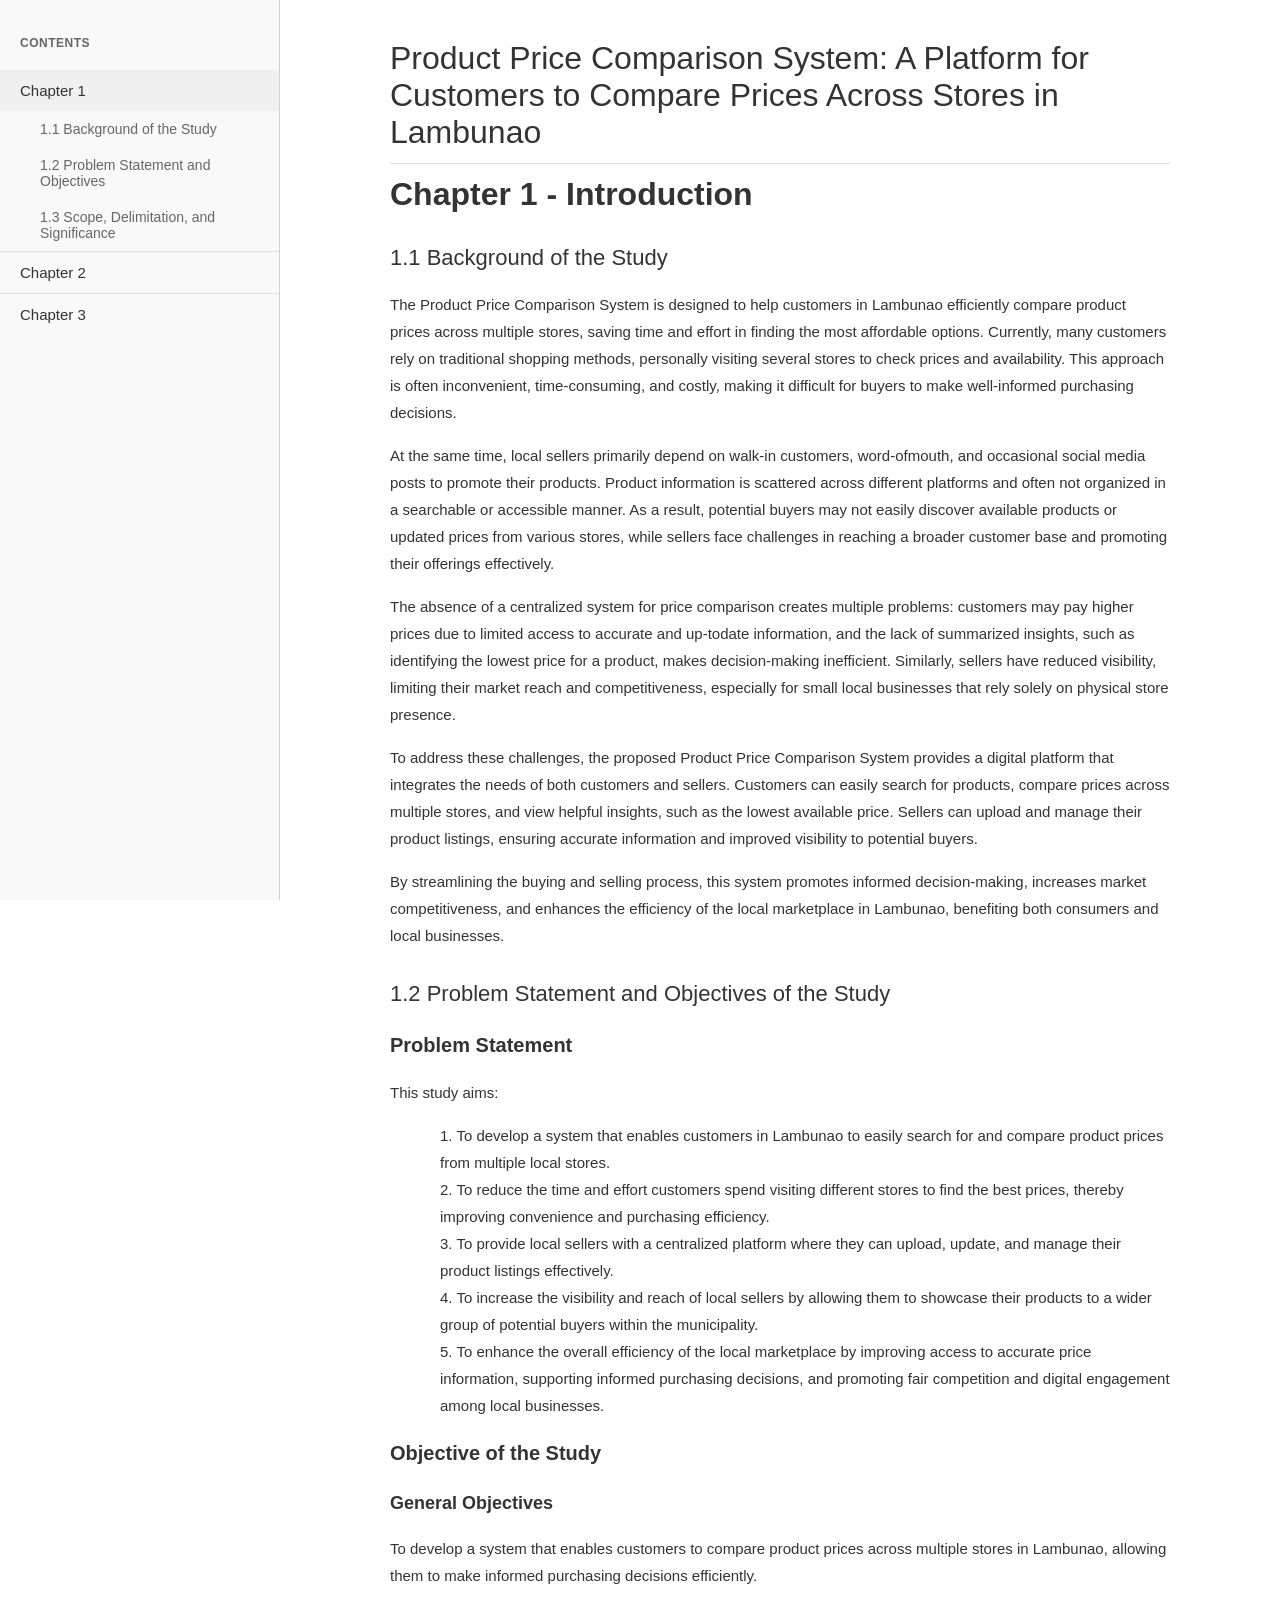
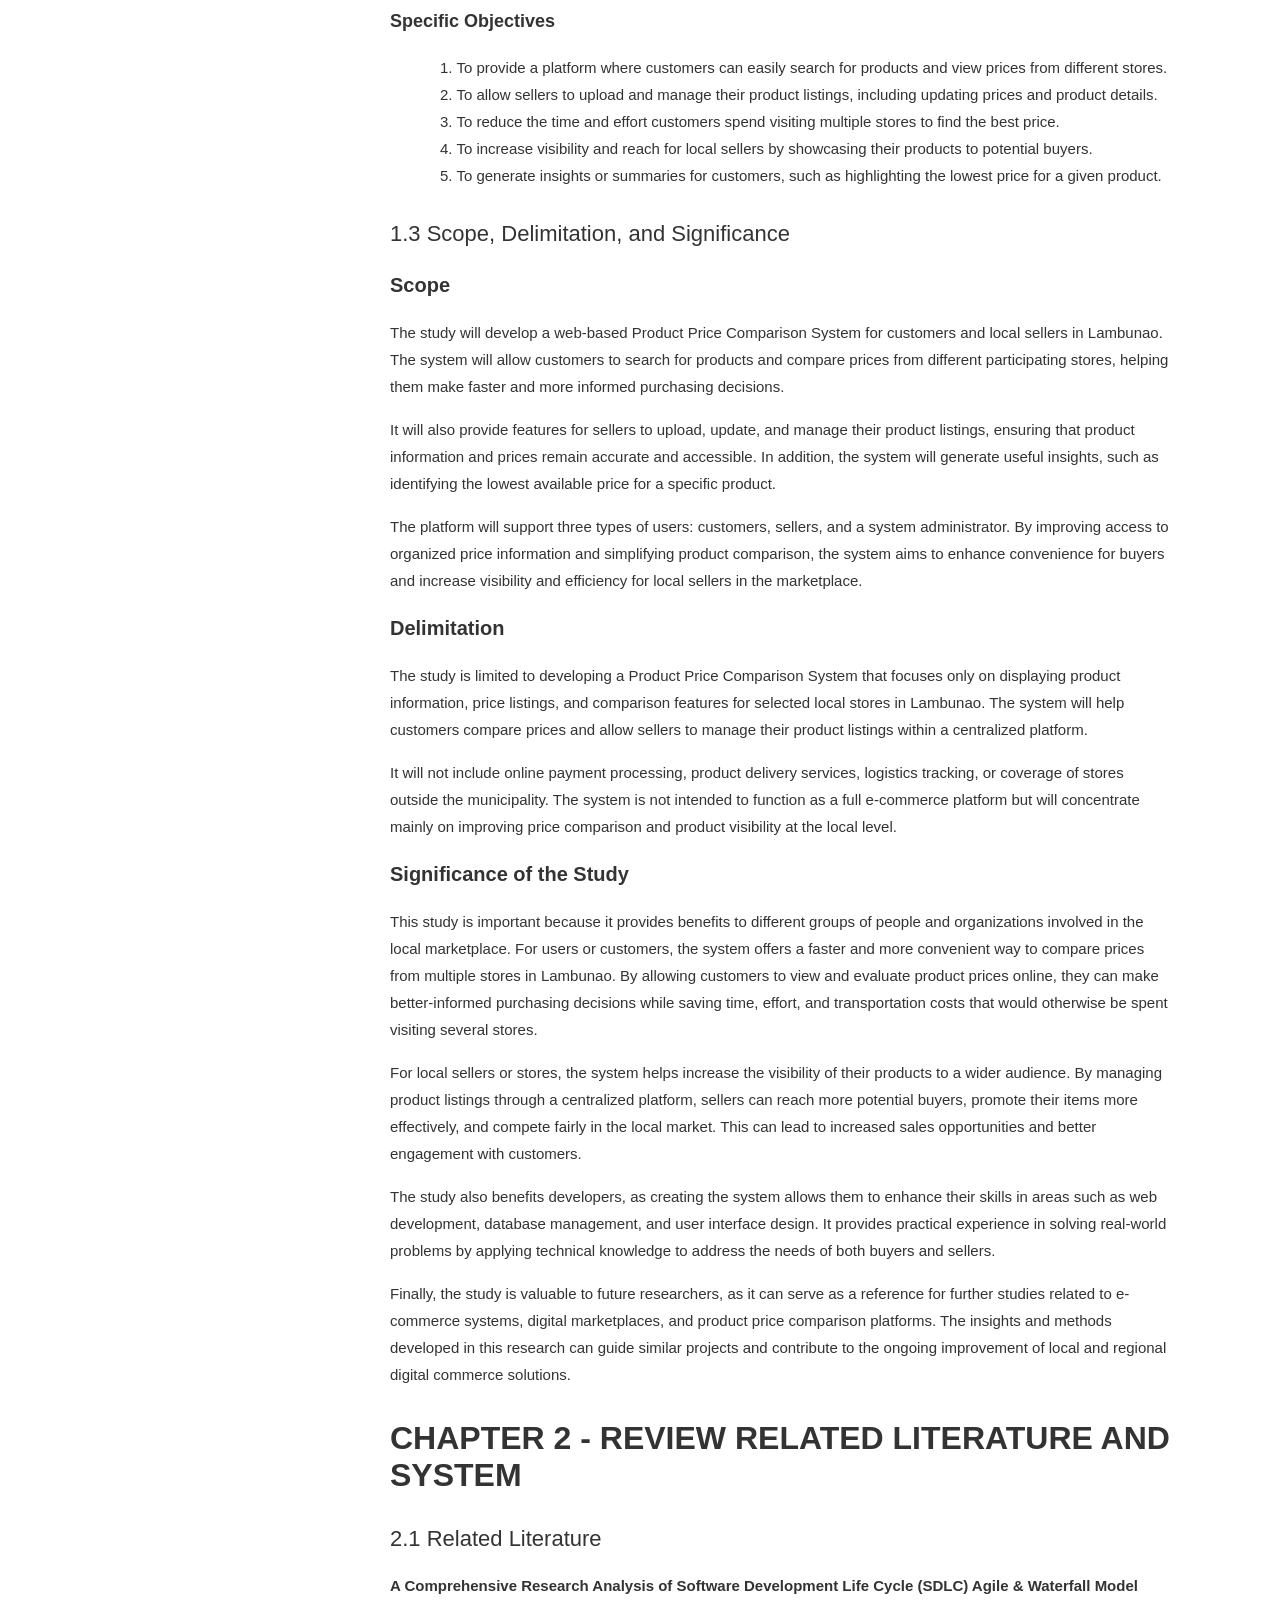
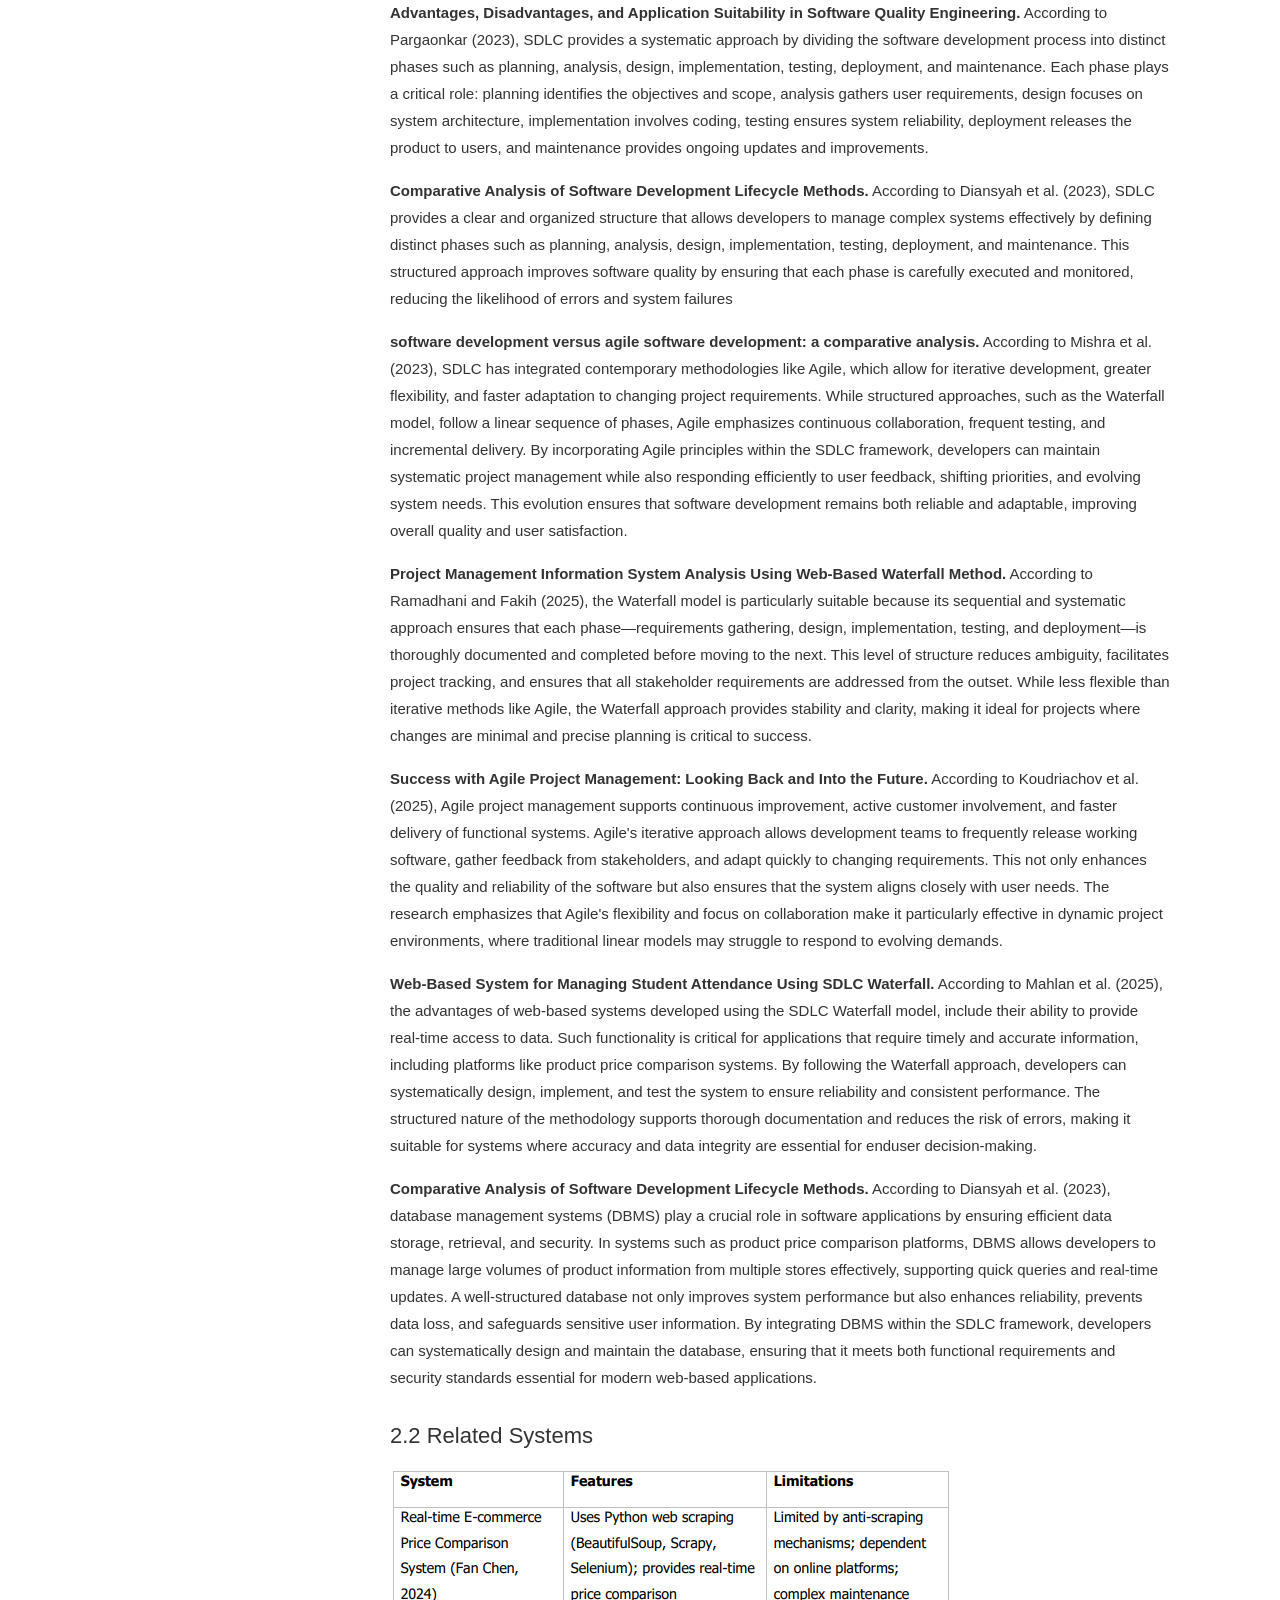
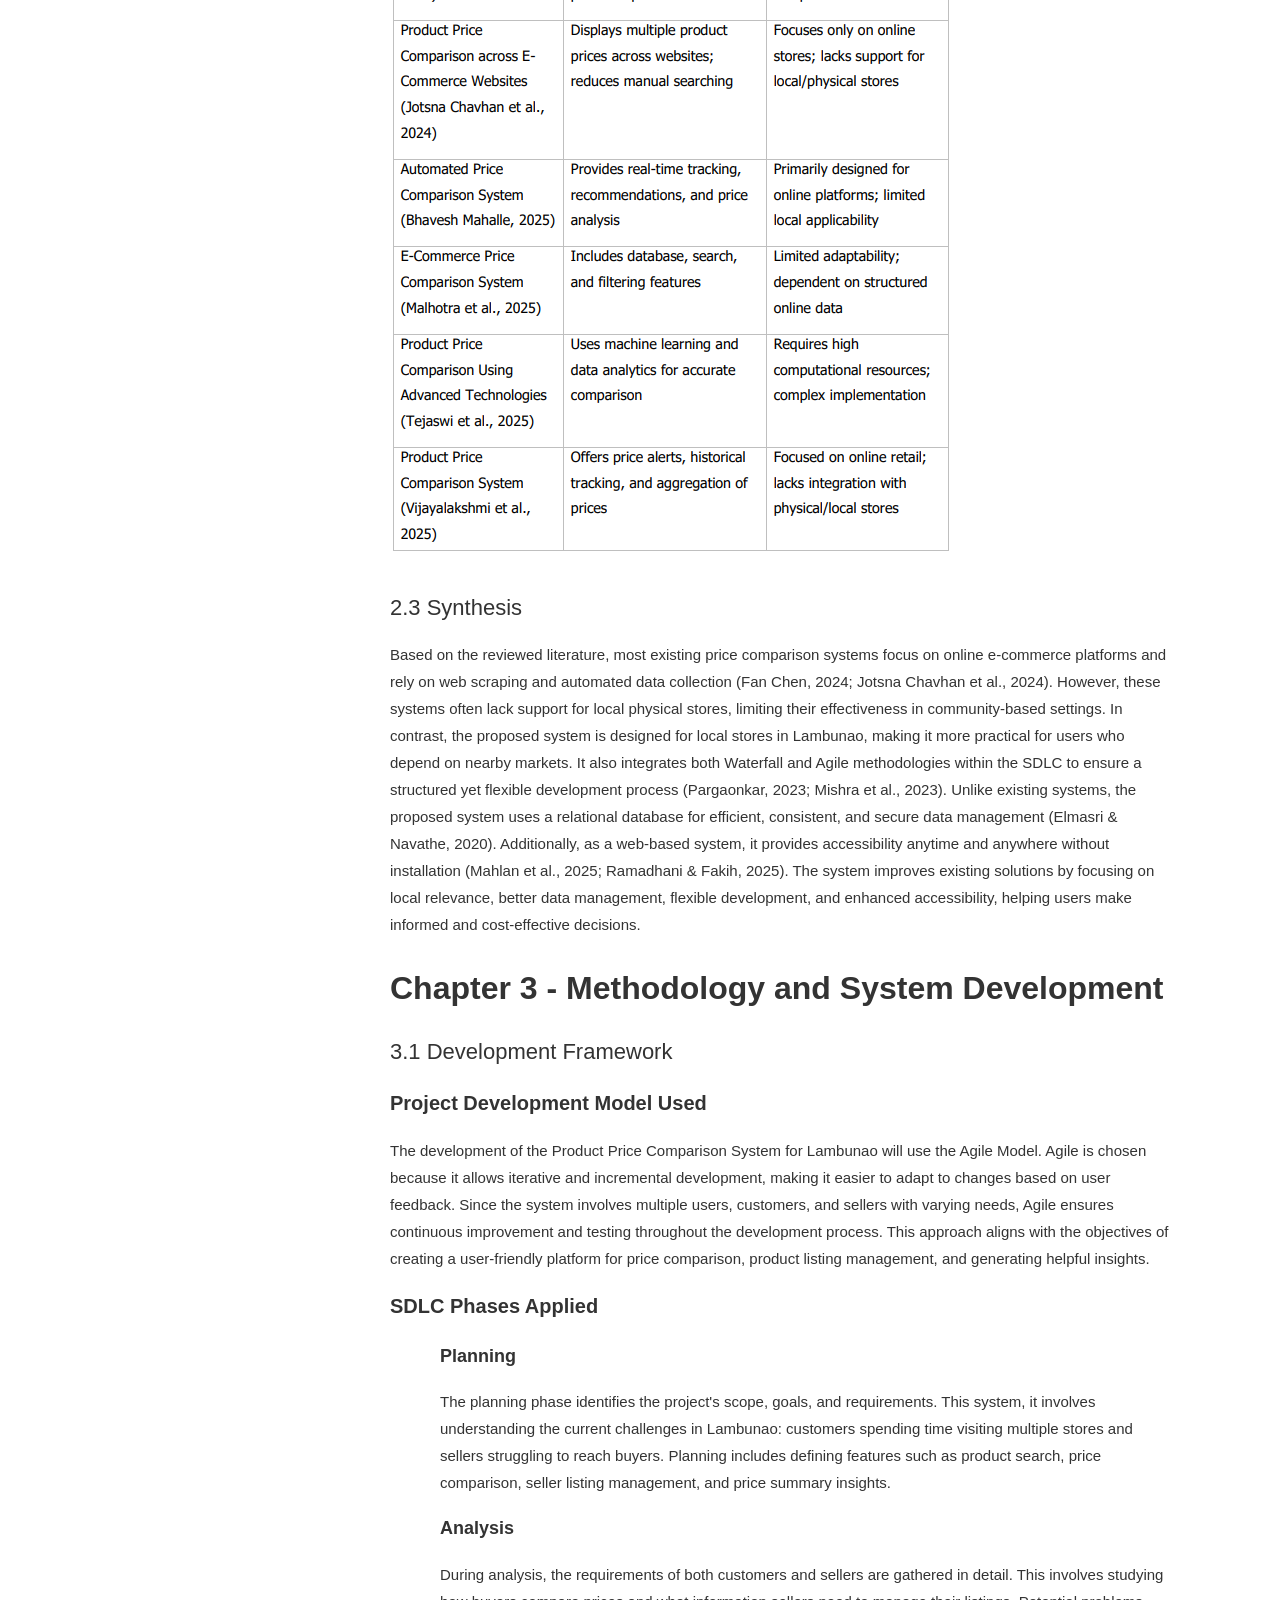
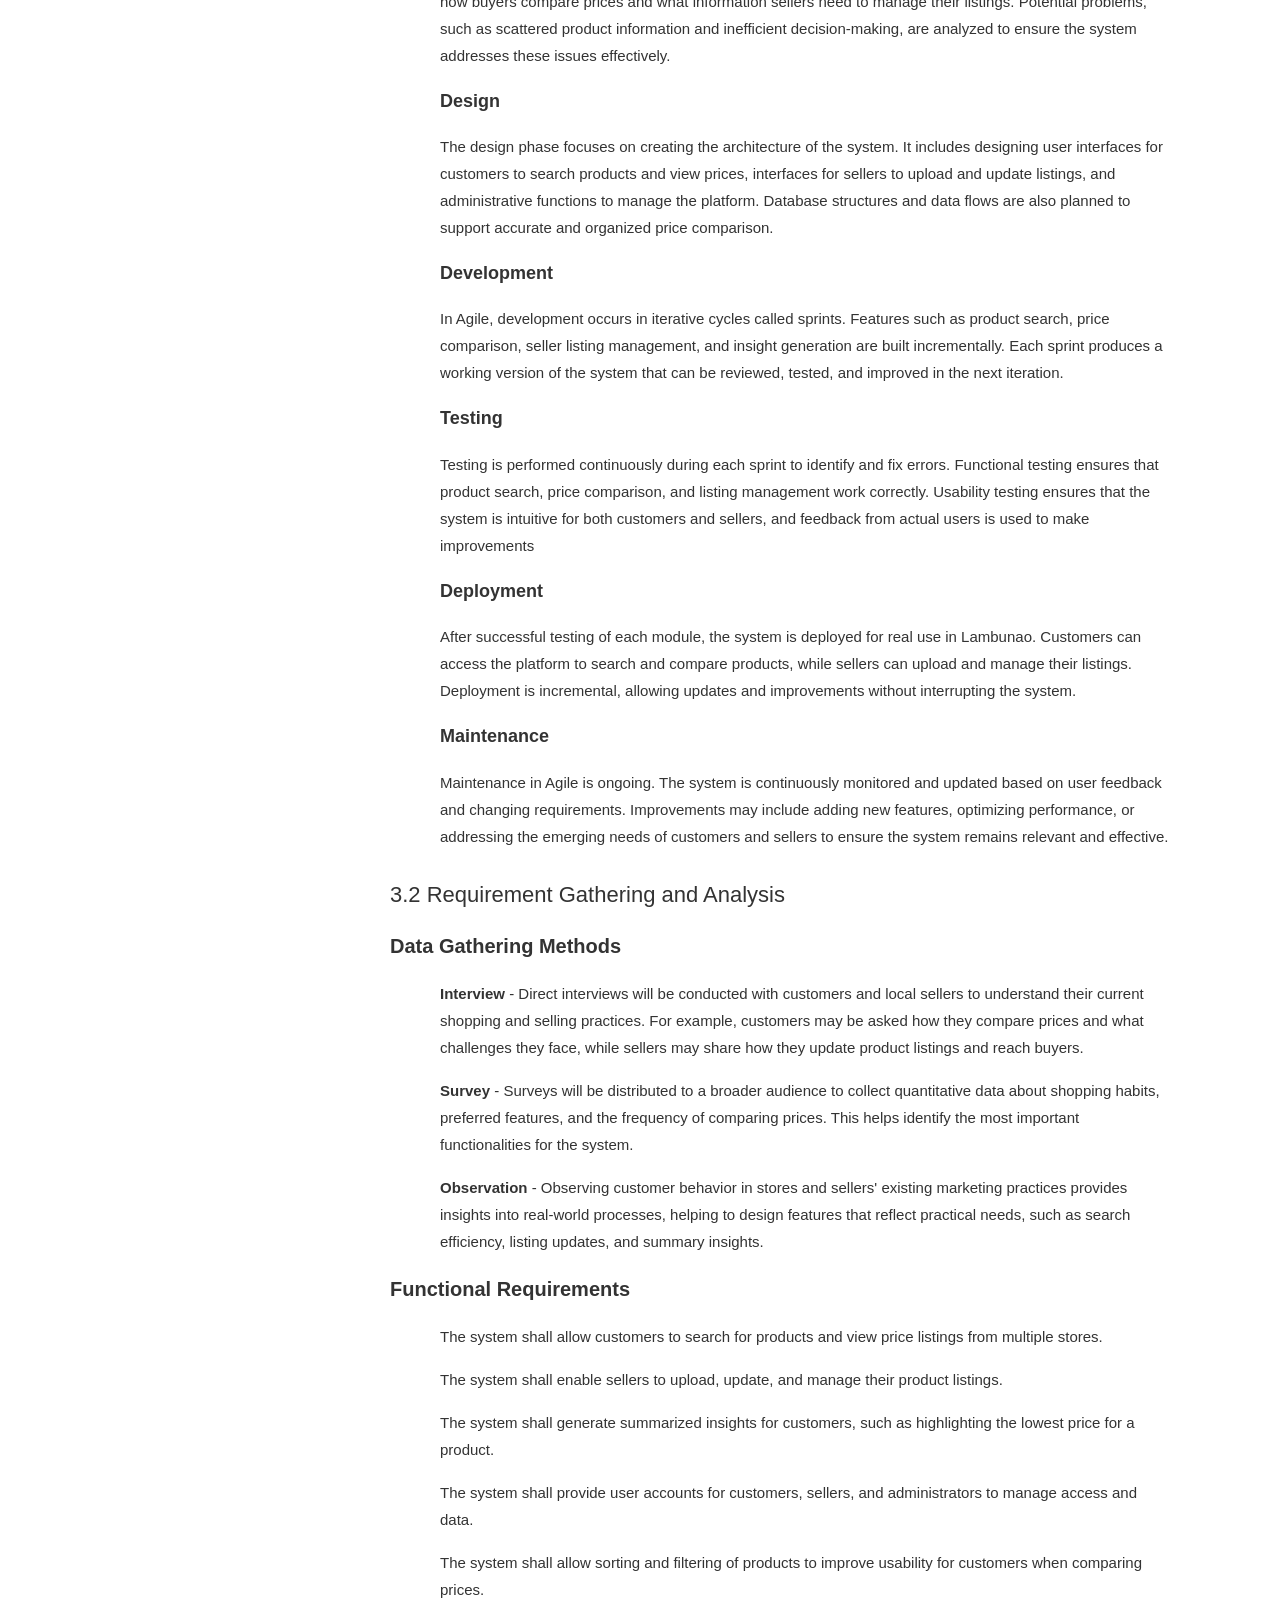
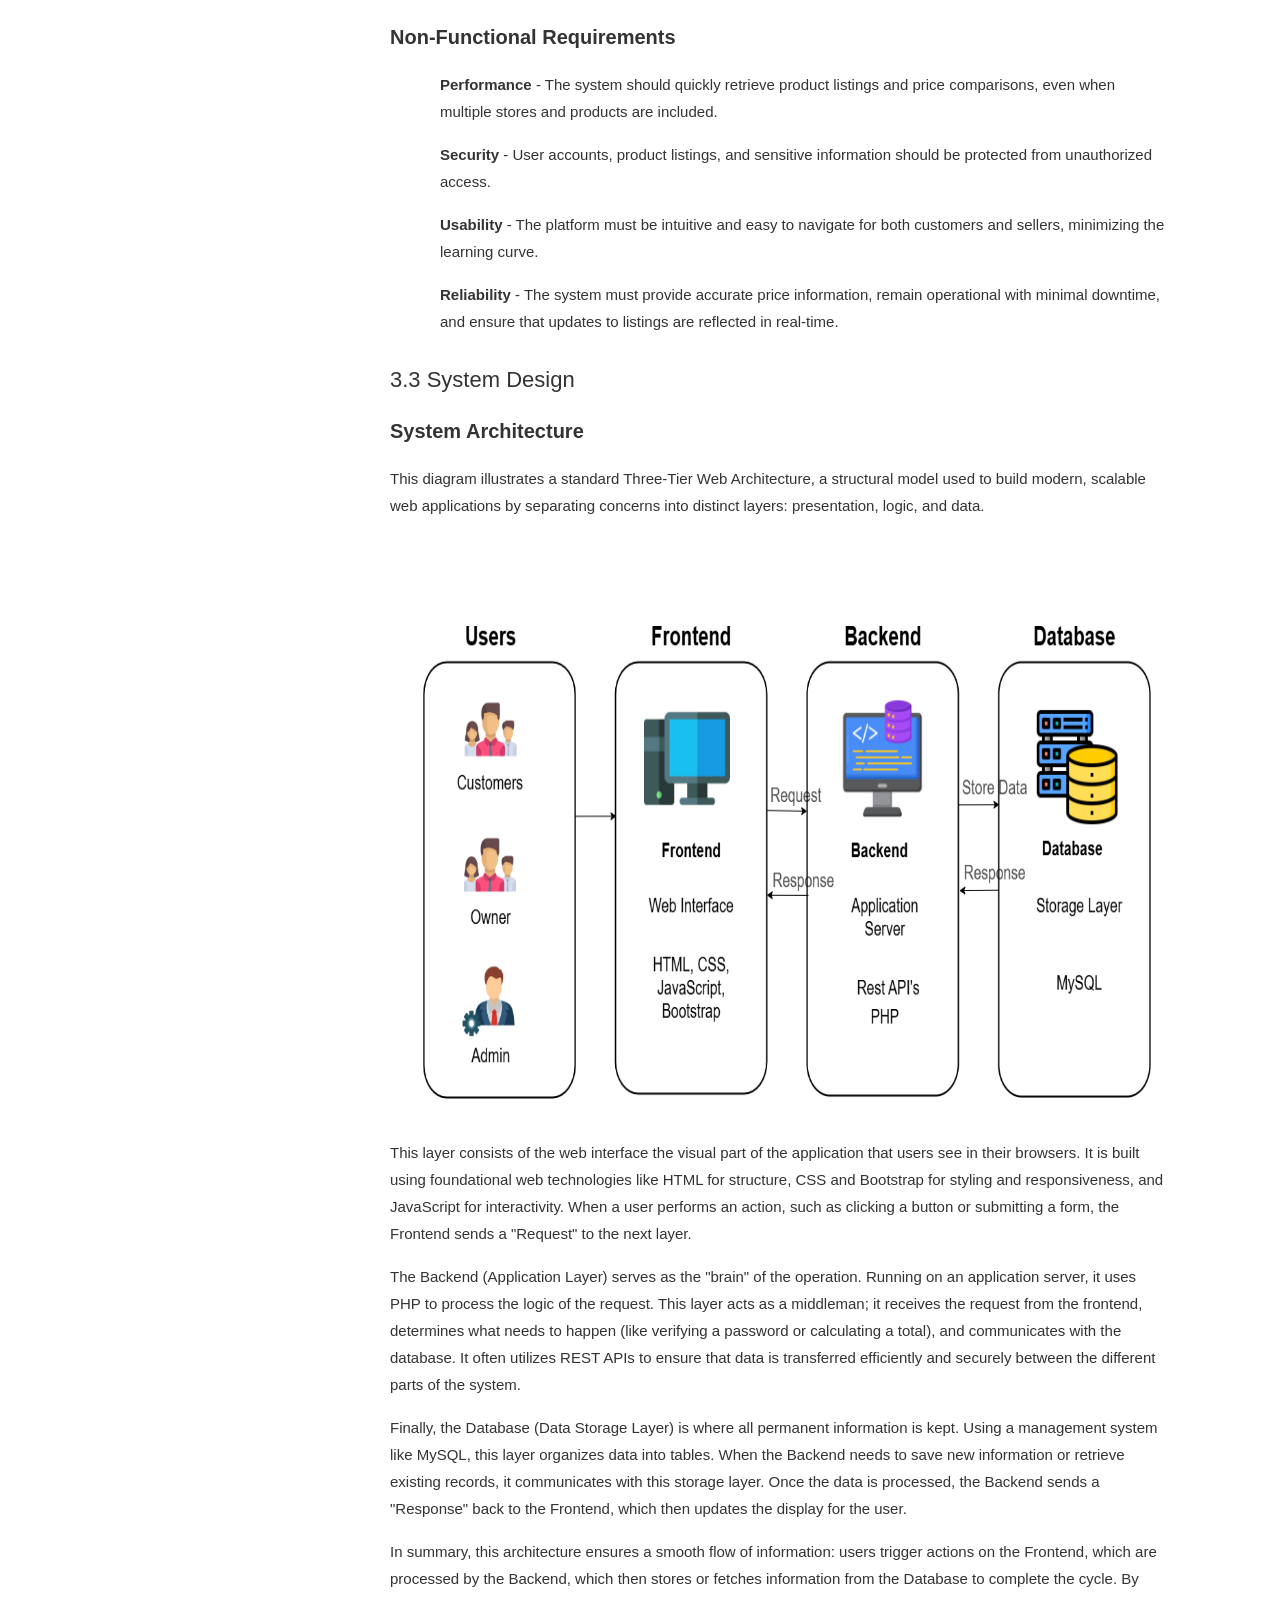
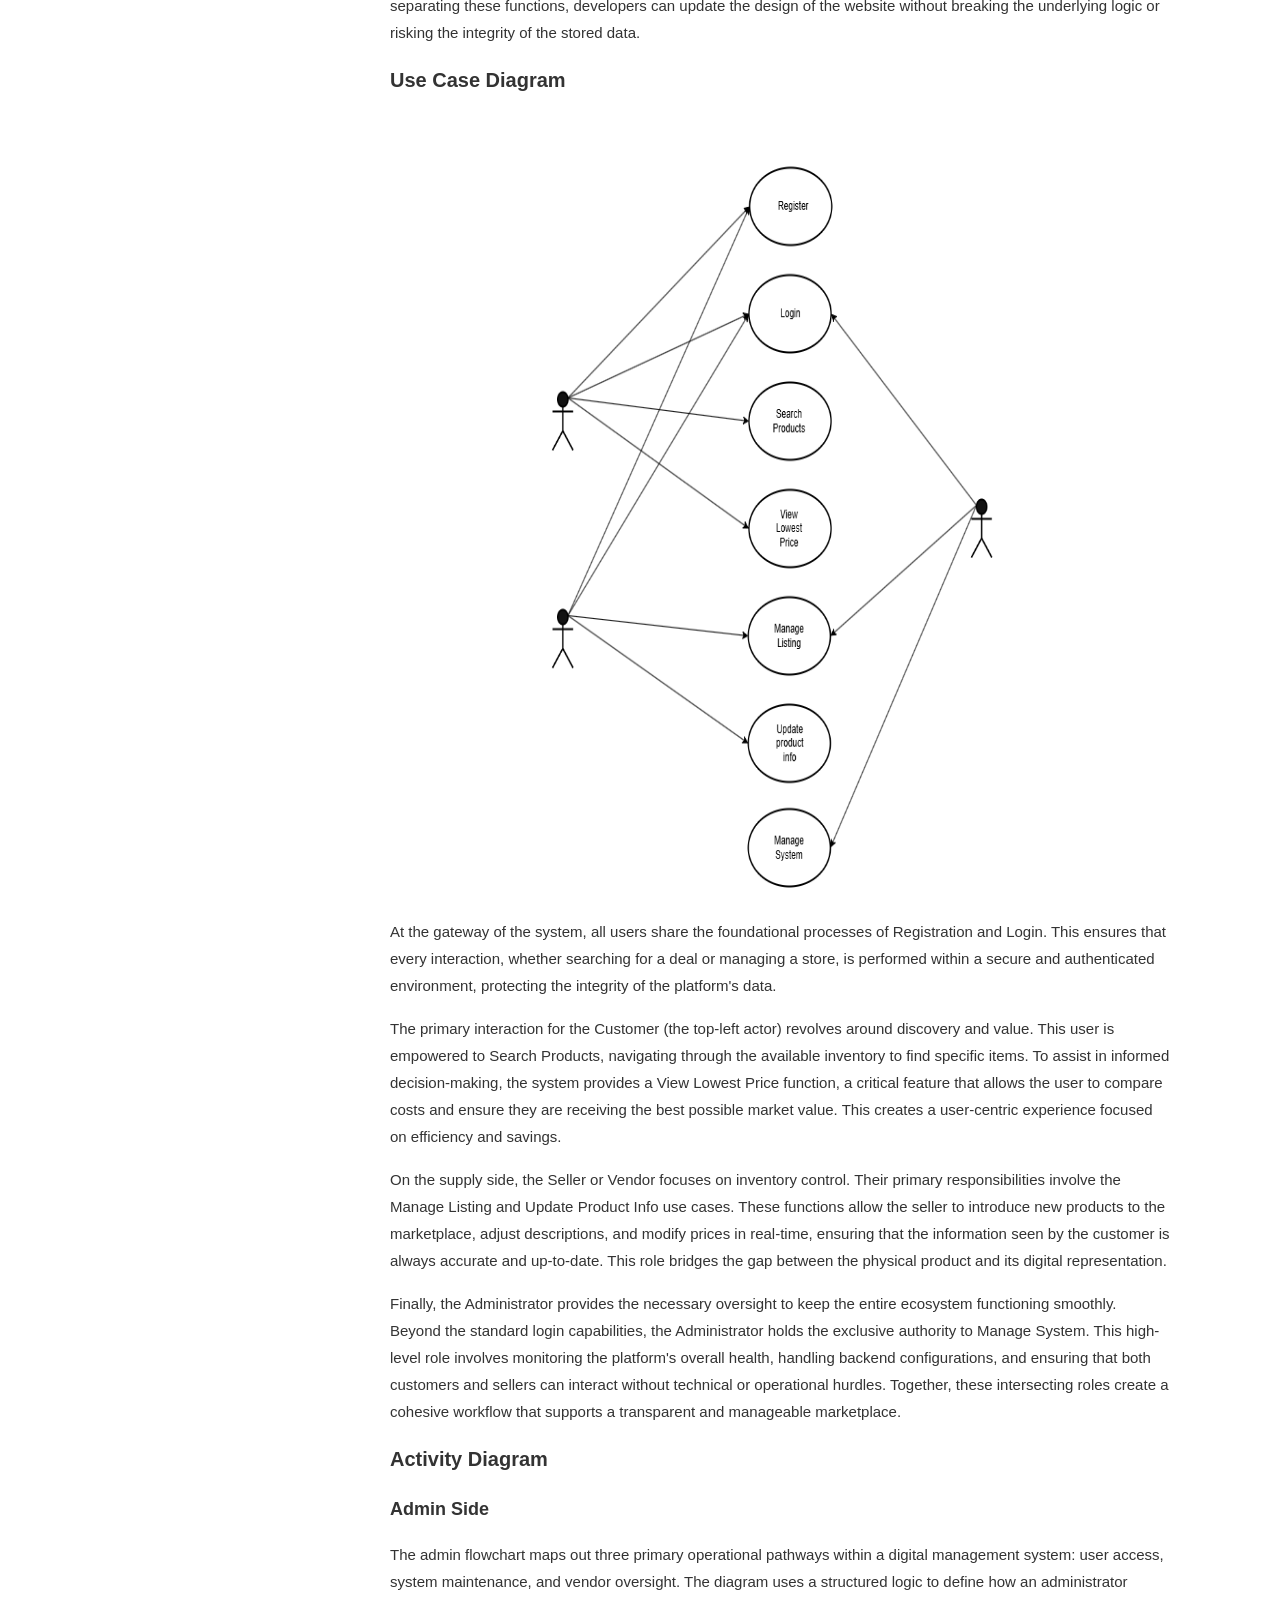
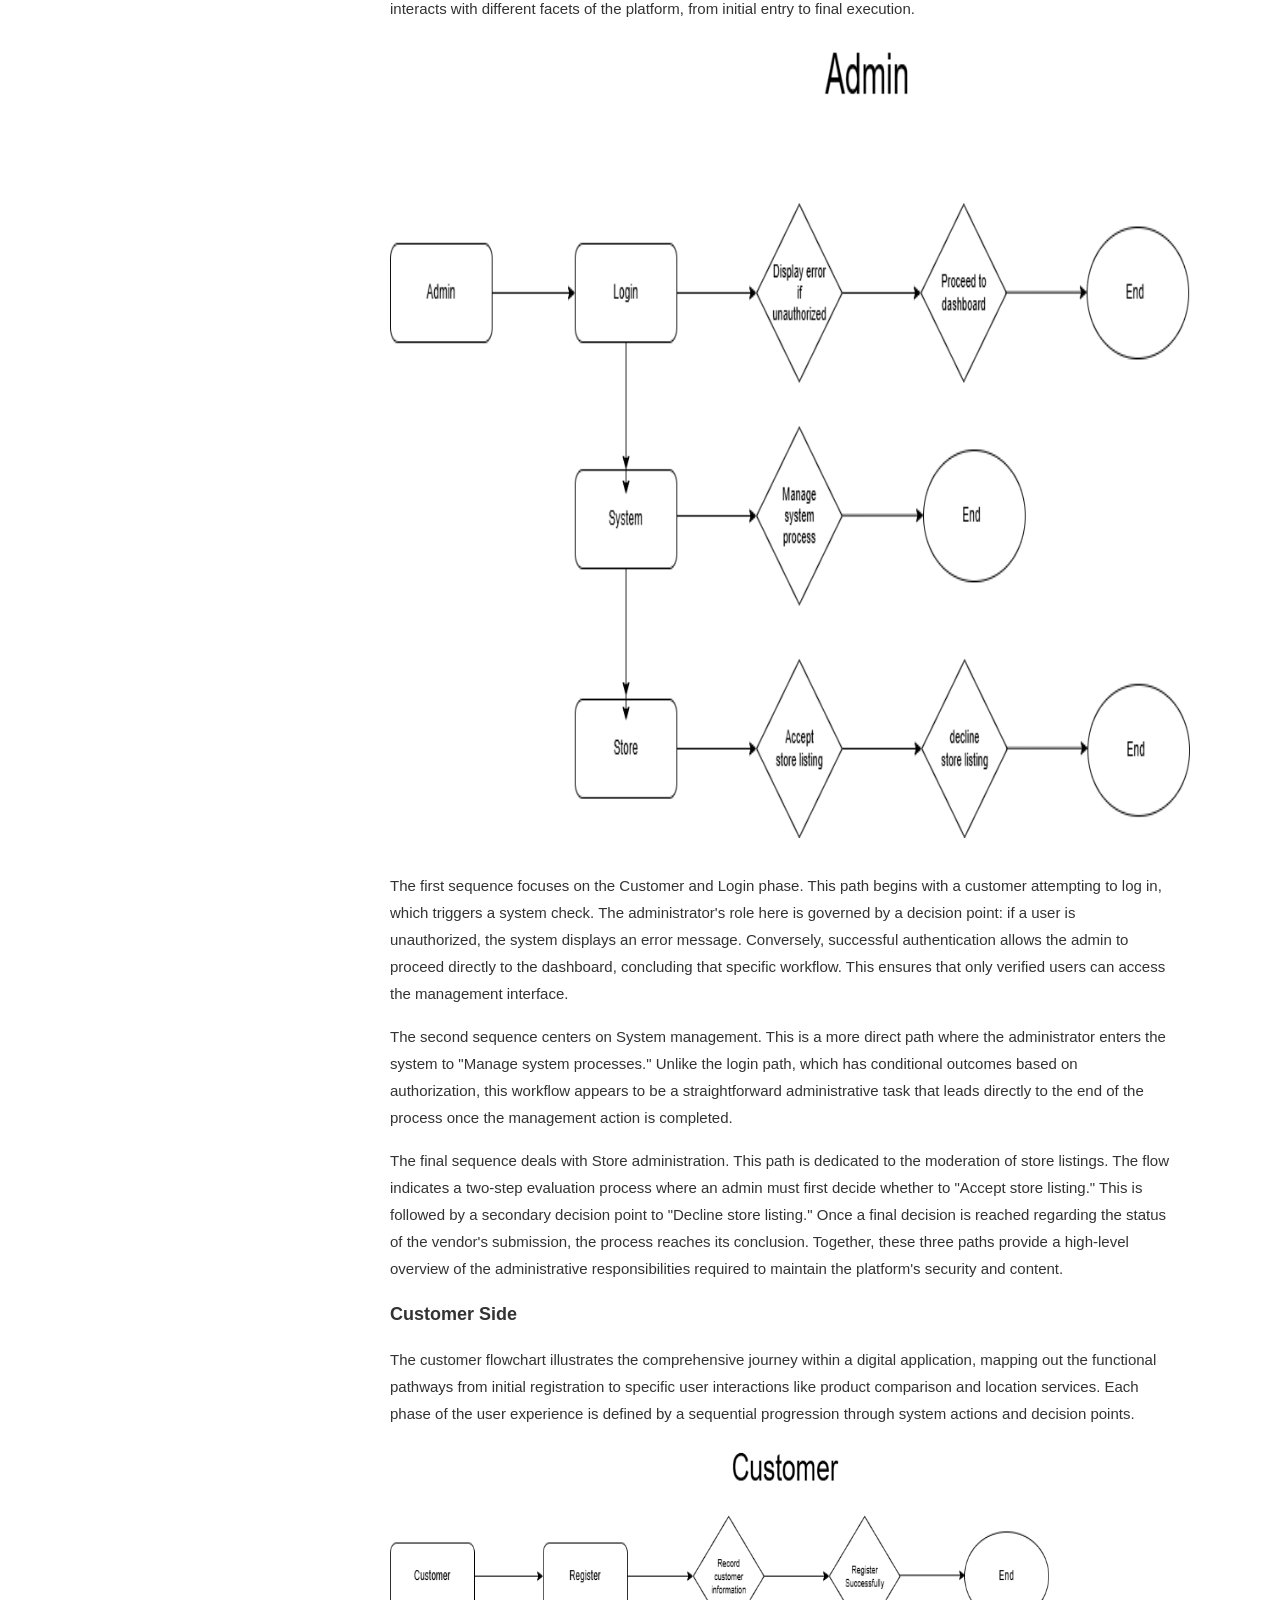
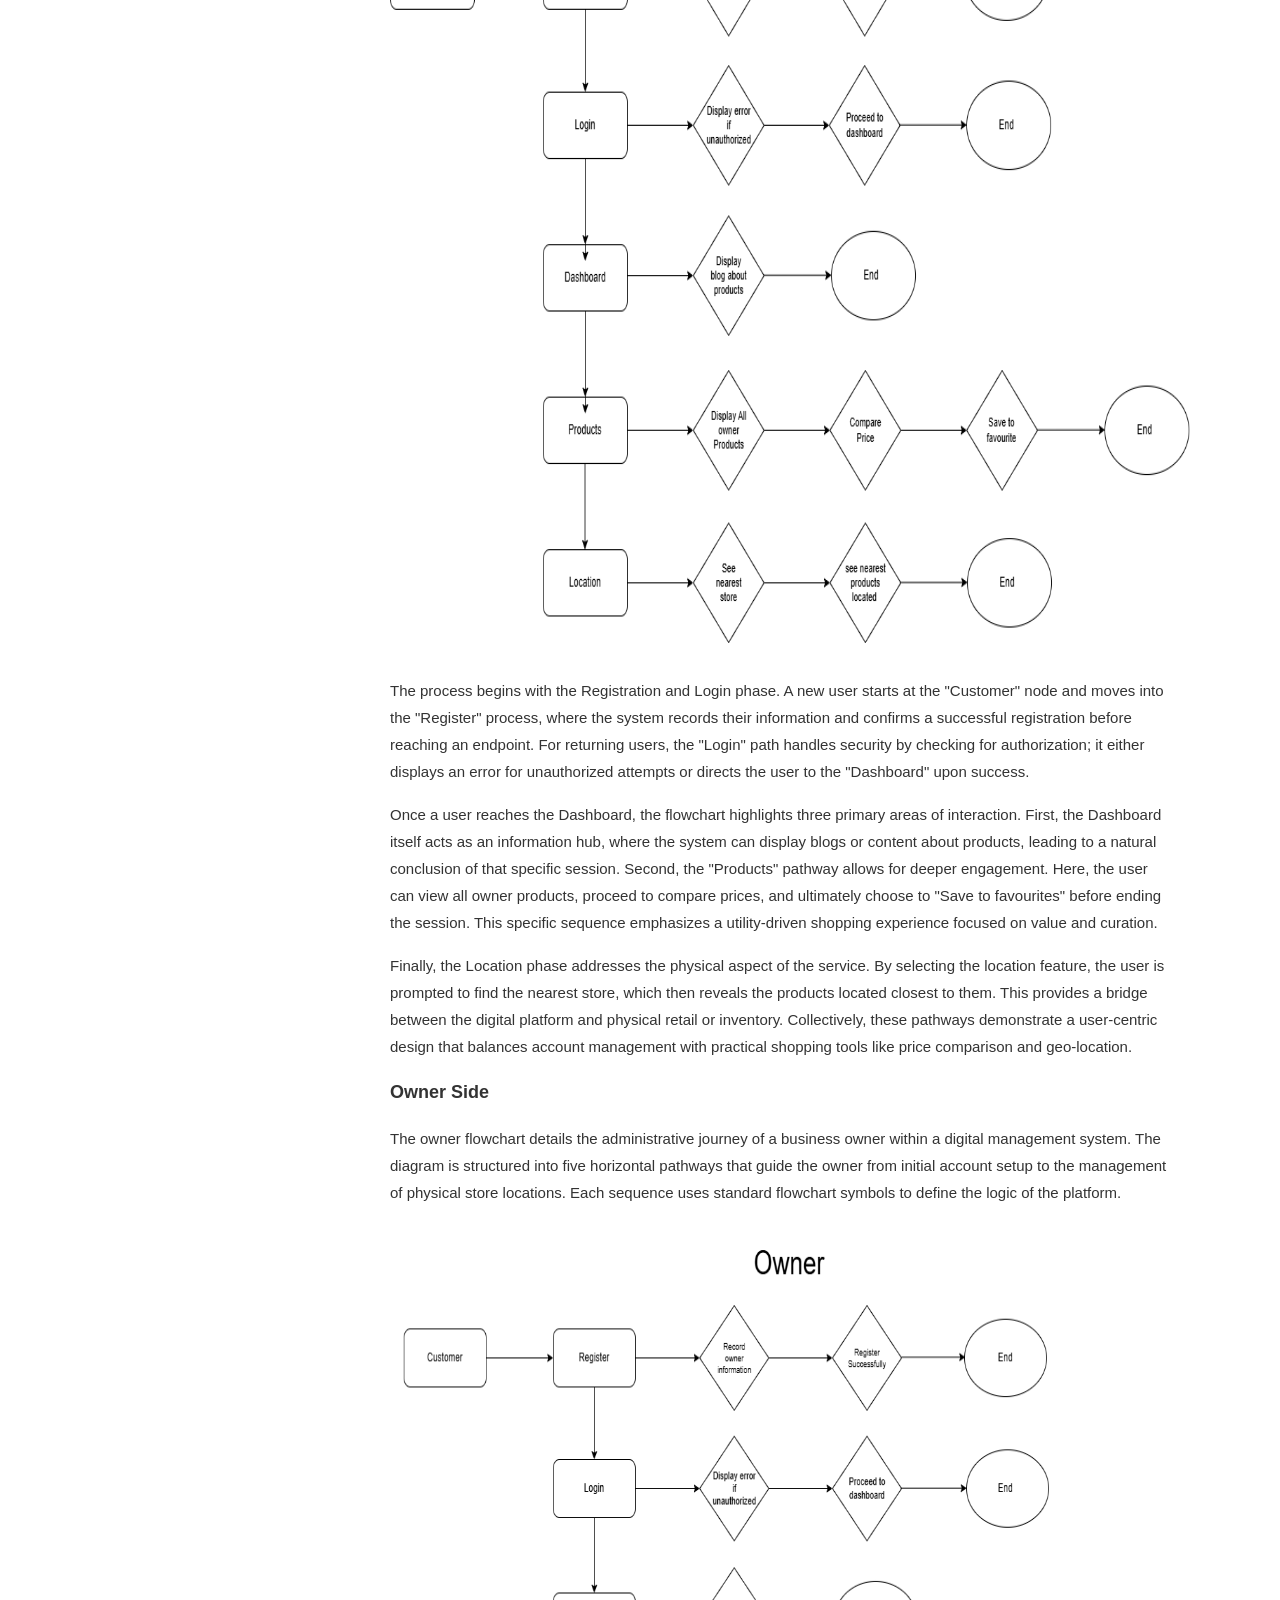
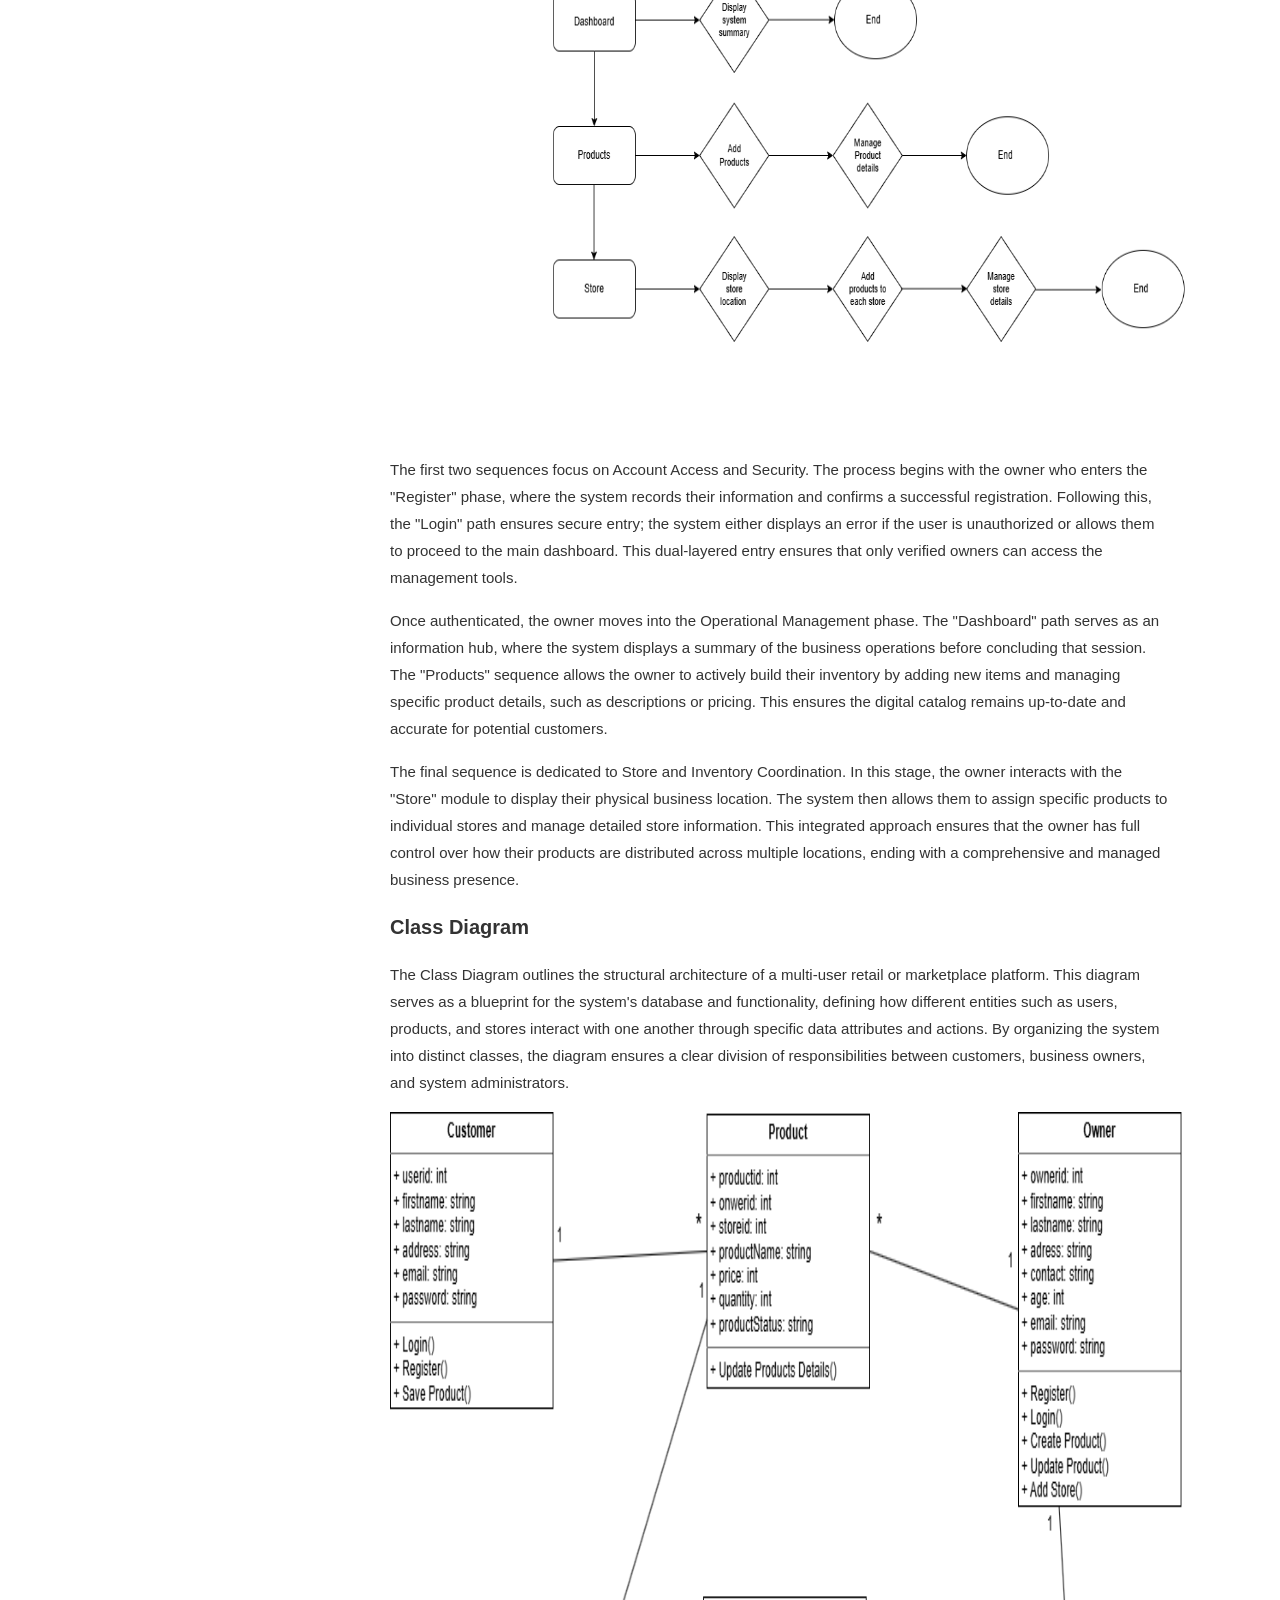
<file: project_wikipedia.html>
<!DOCTYPE html>
<html lang="en">

<head>
    <meta charset="UTF-8">
    <meta name="viewport" content="width=device-width, initial-scale=1.0">
    <title>Wikipedia Style Article</title>
    <style>
        * {
            margin: 0;
            padding: 0;
            box-sizing: border-box;
        }

        html {
            scroll-behavior: smooth;
        }

        body {
            font-family: 'Segoe UI', Tahoma, Geneva, Verdana, sans-serif;
            background-color: #f5f5f5;
            color: #333;
        }

        .container {
            display: flex;
            min-height: 100vh;
            background: #ffffff;
        }

        /* SIDEBAR STYLES */
        .sidebar {
            width: 280px;
            background: #f9f9f9;
            border-right: 1px solid #d0d0d0;
            padding: 24px 0;
            position: sticky;
            top: 0;
            height: 100vh;
            overflow-y: auto;
        }

        .sidebar-title {
            padding: 12px 20px;
            font-size: 12px;
            font-weight: 600;
            color: #666;
            text-transform: uppercase;
            letter-spacing: 0.5px;
            margin-bottom: 8px;
        }

        .sidebar-section {
            margin-bottom: 0;
            border-top: 1px solid #e0e0e0;
        }

        .sidebar-section:first-of-type {
            border-top: none;
        }

        /* DETAILS AND SUMMARY STYLES */
        details {
            padding: 0;
        }

        summary {
            padding: 12px 20px;
            cursor: pointer;
            font-size: 15px;
            font-weight: 500;
            color: #333;
            user-select: none;
            display: flex;
            align-items: center;
            justify-content: space-between;
            transition: background-color 0.15s ease;
        }

        summary:hover {
            background-color: #f0f0f0;
        }

        summary::marker {
            color: #0645ad;
        }

        details[open] summary {
            background-color: #f0f0f0;
        }

        /* SUBSECTION ITEMS */
        .subsection {
            padding: 0;
        }

        .subsection-item {
            padding: 10px 20px 10px 40px;
            font-size: 14px;
            color: #666;
            cursor: pointer;
            transition: color 0.15s ease;
            text-decoration: none;
            display: block;
        }

        .subsection-item:hover {
            color: #0645ad;
            text-decoration: underline;
        }

        /* MAIN CONTENT AREA */
        .main-content {
            flex: 1;
            padding: 40px 60px;
            max-width: 900px;
            margin: 0 auto;
        }

        .article-title {
            font-size: 32px;
            font-weight: 500;
            margin-bottom: 12px;
            color: #333;
            border-bottom: 1px solid #e0e0e0;
            padding-bottom: 12px;
        }

        .article-meta {
            font-size: 14px;
            color: #666;
            margin-bottom: 28px;
        }

        /* CHAPTER CONTENT STYLES */
        .chapter-content {
            margin-bottom: 32px;
        }

        .chapter-content h2 {
            font-size: 22px;
            font-weight: 500;
            margin: 32px 0 12px 0;
            color: #333;
            padding-bottom: 8px;
        }

        .chapter-content h3 {
            font-size: 16px;
            font-weight: 500;
            margin: 20px 0 10px 0;
            color: #333;
        }

        .chapter-content p {
            font-size: 15px;
            line-height: 1.8;
            margin-bottom: 16px;
            color: #333;
        }

        .chapter-content ul,
        .chapter-content ol {
            margin-left: 24px;
            margin-bottom: 16px;
        }

        .chapter-content li {
            font-size: 15px;
            line-height: 1.8;
            margin-bottom: 8px;
            color: #333;
        }
    </style>
</head>

<body>
    <div class="container">
        <div class="sidebar">
            <div class="sidebar-title">Contents</div>

            <details class="sidebar-section" open>
                <summary>Chapter 1</summary>
                <div class="subsection">
                    <a href="#ch1-background" class="subsection-item">1.1 Background of the Study</a>
                    <a href="#ch1-problem" class="subsection-item">1.2 Problem Statement and Objectives</a>
                    <a href="#ch1-scope" class="subsection-item">1.3 Scope, Delimitation, and Significance</a>
                </div>
            </details>

            <!-- CHAPTER 2 -->
            <details class="sidebar-section">
                <summary>Chapter 2</summary>
                <div class="subsection">
                    <a href="#ch2-literature" class="subsection-item">2.1 Related Literature</a>
                    <a href="#ch2-systems" class="subsection-item">2.2 Related Systems</a>
                    <a href="#ch2-synthesis" class="subsection-item">2.3 Synthesis</a>
                </div>
            </details>

            <!-- CHAPTER 3 -->
            <details class="sidebar-section">
                <summary>Chapter 3</summary>
                <div class="subsection">
                    <a href="#ch3-framework" class="subsection-item">3.1 Development Framework</a>
                    <a href="#ch3-requirements" class="subsection-item">3.2 Requirement Gathering and Analysis</a>
                    <a href="#ch3-design" class="subsection-item">3.3 System Design</a>
                    <a href="#ch3-implementation" class="subsection-item">3.4 System Implementation</a>
                    <a href="#ch3-evaluation" class="subsection-item">3.5 Usability Evaluation and Data Analysis</a>
                    <a href="#ch3-improvement" class="subsection-item">3.6 System Improvement (Redesign Phase)</a>
                </div>
            </details>
        </div>

        <!-- title -->
        <div class="main-content">
            <h1 class="article-title">Product Price Comparison System: A Platform for Customers
                to Compare Prices Across Stores in Lambunao
            </h1>

            <div class="chapter-content">
                <h1>Chapter 1 - Introduction</h1>

                <h2 id="ch1-background">1.1 Background of the Study</h2>
                <p>The Product Price Comparison System is designed to help customers in
                    Lambunao efficiently compare product prices across multiple stores, saving time and
                    effort in finding the most affordable options. Currently, many customers rely on
                    traditional shopping methods, personally visiting several stores to check prices and
                    availability. This approach is often inconvenient, time-consuming, and costly, making it
                    difficult for buyers to make well-informed purchasing decisions.</p>
                <p>At the same time, local sellers primarily depend on walk-in customers, word-ofmouth, and occasional
                    social media posts to promote their products. Product information
                    is scattered across different platforms and often not organized in a searchable or
                    accessible manner. As a result, potential buyers may not easily discover available
                    products or updated prices from various stores, while sellers face challenges in reaching
                    a broader customer base and promoting their offerings effectively.</p>
                <p>
                    The absence of a centralized system for price comparison creates multiple
                    problems: customers may pay higher prices due to limited access to accurate and up-todate
                    information, and the lack of summarized insights, such as identifying the lowest
                    price for a product, makes decision-making inefficient. Similarly, sellers have reduced
                    visibility, limiting their market reach and competitiveness, especially for small local
                    businesses that rely solely on physical store presence.
                </p>

                <p>
                    To address these challenges, the proposed Product Price Comparison System
                    provides a digital platform that integrates the needs of both customers and sellers.
                    Customers can easily search for products, compare prices across multiple stores, and
                    view helpful insights, such as the lowest available price. Sellers can upload and manage
                    their product listings, ensuring accurate information and improved visibility to potential
                    buyers.
                </p>
                <p>
                    By streamlining the buying and selling process, this system promotes informed
                    decision-making, increases market competitiveness, and enhances the efficiency of the
                    local marketplace in Lambunao, benefiting both consumers and local businesses.
                </p>

                <h2 id="ch1-problem">1.2 Problem Statement and Objectives of the Study</h2>
                <p style="font-weight: bold; font-size: 20px;">Problem Statement</p>
                <p>This study aims:</p>
                <p style="margin-left: 50px;">1. To develop a system that enables customers in Lambunao to easily search
                    for
                    and compare product prices from multiple local stores. <br>
                    2. To reduce the time and effort customers spend visiting different stores to find
                    the best prices, thereby improving convenience and purchasing efficiency. <br>
                    3. To provide local sellers with a centralized platform where they can upload,
                    update, and manage their product listings effectively.<br>
                    4. To increase the visibility and reach of local sellers by allowing them to
                    showcase their products to a wider group of potential buyers within the
                    municipality.<br>
                    5. To enhance the overall efficiency of the local marketplace by improving
                    access to accurate price information, supporting informed purchasing
                    decisions, and promoting fair competition and digital engagement among
                    local businesses.
                </p>

                <p style="font-weight: bold; font-size: 20px;">Objective of the Study</p>
                <p style="font-weight: bold; font-size: 18px;">General Objectives</p>
                <p>To develop a system that enables customers to compare product prices across
                    multiple stores in Lambunao, allowing them to make informed purchasing
                    decisions efficiently.
                </p>
                <p style="font-weight: bold; font-size: 18px;">Specific Objectives</p>
                <p style="margin-left: 50px;">1. To provide a platform where customers can easily search for products
                    and view
                    prices from different stores. <br>
                    2. To allow sellers to upload and manage their product listings, including updating
                    prices and product details. <br>
                    3. To reduce the time and effort customers spend visiting multiple stores to
                    find the best price. <br>
                    4. To increase visibility and reach for local sellers by showcasing their products to
                    potential buyers. <br>
                    5. To generate insights or summaries for customers, such as highlighting the lowest
                    price for a given product.
                </p>

                <h2 id="ch1-scope">1.3 Scope, Delimitation, and Significance</h2>
                <p style="font-weight: bold; font-size: 20px;">Scope</p>

                <p>The study will develop a web-based Product Price Comparison System for
                    customers and local sellers in Lambunao. The system will allow customers to search for
                    products and compare prices from different participating stores, helping them make
                    faster and more informed purchasing decisions.
                </p>
                <p>
                    It will also provide features for sellers to upload, update, and manage their
                    product listings, ensuring that product information and prices remain accurate and
                    accessible. In addition, the system will generate useful insights, such as identifying the
                    lowest available price for a specific product.
                </p>
                <p>
                    The platform will support three types of users: customers, sellers, and a system
                    administrator. By improving access to organized price information and simplifying
                    product comparison, the system aims to enhance convenience for buyers and increase
                    visibility and efficiency for local sellers in the marketplace.
                </p>

                <p style="font-weight: bold; font-size: 20px;">Delimitation</p>
                <p>
                    The study is limited to developing a Product Price Comparison System that
                    focuses only on displaying product information, price listings, and comparison features
                    for selected local stores in Lambunao. The system will help customers compare prices
                    and allow sellers to manage their product listings within a centralized platform.
                </p>
                <p>
                    It will not include online payment processing, product delivery services, logistics
                    tracking, or coverage of stores outside the municipality. The system is not intended to
                    function as a full e-commerce platform but will concentrate mainly on improving price
                    comparison and product visibility at the local level.
                </p>

                <p style="font-weight: bold; font-size: 20px;">Significance of the Study</p>
                <p>This study is important because it provides benefits to different groups of people
                    and organizations involved in the local marketplace. For users or customers, the system
                    offers a faster and more convenient way to compare prices from multiple stores in
                    Lambunao. By allowing customers to view and evaluate product prices online, they can
                    make better-informed purchasing decisions while saving time, effort, and transportation
                    costs that would otherwise be spent visiting several stores.
                </p>
                <p>
                    For local sellers or stores, the system helps increase the visibility of their
                    products to a wider audience. By managing product listings through a centralized
                    platform, sellers can reach more potential buyers, promote their items more effectively,
                    and compete fairly in the local market. This can lead to increased sales opportunities
                    and better engagement with customers.

                </p>
                <p>
                    The study also benefits developers, as creating the system allows them to
                    enhance their skills in areas such as web development, database management, and user interface
                    design. It provides practical experience in solving real-world problems by
                    applying technical knowledge to address the needs of both buyers and sellers.
                </p>
                <p>
                    Finally, the study is valuable to future researchers, as it can serve as a reference
                    for further studies related to e-commerce systems, digital marketplaces, and product
                    price comparison platforms. The insights and methods developed in this research can
                    guide similar projects and contribute to the ongoing improvement of local and regional
                    digital commerce solutions.
                </p>
            </div>

            <!-- CHAPTER 2 -->
            <div class="chapter-content">
                <h1>CHAPTER 2 - REVIEW RELATED LITERATURE AND SYSTEM</h1>

                <h2 id="ch2-literature">2.1 Related Literature</h2>
                <p>
                    <strong>A Comprehensive Research Analysis of Software Development Life
                        Cycle (SDLC) Agile & Waterfall Model Advantages, Disadvantages, and
                        Application Suitability in Software Quality Engineering.</strong> According to Pargaonkar
                    (2023), SDLC provides a systematic approach by dividing the software development
                    process into distinct phases such as planning, analysis, design, implementation, testing,
                    deployment, and maintenance. Each phase plays a critical role: planning identifies the
                    objectives and scope, analysis gathers user requirements, design focuses on system
                    architecture, implementation involves coding, testing ensures system reliability,
                    deployment releases the product to users, and maintenance provides ongoing updates
                    and improvements.

                </p>
                <p>
                    <strong>Comparative Analysis of Software Development Lifecycle Methods.</strong>
                    According to Diansyah et al. (2023), SDLC provides a clear and organized structure that
                    allows developers to manage complex systems effectively by defining distinct phases
                    such as planning, analysis, design, implementation, testing, deployment, and
                    maintenance. This structured approach improves software quality by ensuring that each
                    phase is carefully executed and monitored, reducing the likelihood of errors and system
                    failures
                </p>
                <p>
                    <strong>software development versus agile software development:
                        a comparative analysis.</strong> According to Mishra et al. (2023), SDLC has integrated
                    contemporary methodologies like Agile, which allow for iterative development, greater
                    flexibility, and faster adaptation to changing project requirements. While structured
                    approaches, such as the Waterfall model, follow a linear sequence of phases, Agile
                    emphasizes continuous collaboration, frequent testing, and incremental delivery. By
                    incorporating Agile principles within the SDLC framework, developers can maintain
                    systematic project management while also responding efficiently to user feedback, shifting
                    priorities, and evolving system needs. This evolution ensures that software
                    development remains both reliable and adaptable, improving overall quality and user
                    satisfaction.
                </p>
                <p>
                    <strong>Project Management Information System Analysis Using Web-Based
                        Waterfall Method.</strong> According to Ramadhani and Fakih (2025), the Waterfall model is
                    particularly suitable because its sequential and systematic approach ensures that each
                    phase—requirements gathering, design, implementation, testing, and deployment—is
                    thoroughly documented and completed before moving to the next. This level of
                    structure reduces ambiguity, facilitates project tracking, and ensures that all stakeholder
                    requirements are addressed from the outset. While less flexible than iterative methods
                    like Agile, the Waterfall approach provides stability and clarity, making it ideal for
                    projects where changes are minimal and precise planning is critical to success.

                </p>
                <p>
                    <strong>Success with Agile Project Management: Looking Back and Into the
                        Future.</strong> According to Koudriachov et al. (2025), Agile project management supports
                    continuous improvement, active customer involvement, and faster delivery of functional
                    systems. Agile's iterative approach allows development teams to frequently release
                    working software, gather feedback from stakeholders, and adapt quickly to changing
                    requirements. This not only enhances the quality and reliability of the software but also
                    ensures that the system aligns closely with user needs. The research emphasizes that
                    Agile's flexibility and focus on collaboration make it particularly effective in dynamic
                    project environments, where traditional linear models may struggle to respond to
                    evolving demands.
                </p>
                <p>
                    <strong>Web-Based System for Managing Student Attendance Using SDLC
                        Waterfall.</strong> According to Mahlan et al. (2025), the advantages of web-based systems
                    developed using the SDLC Waterfall model, include their ability to provide real-time
                    access to data. Such functionality is critical for applications that require timely and
                    accurate information, including platforms like product price comparison systems. By following the
                    Waterfall approach, developers can systematically design, implement, and
                    test the system to ensure reliability and consistent performance. The structured nature
                    of the methodology supports thorough documentation and reduces the risk of errors,
                    making it suitable for systems where accuracy and data integrity are essential for enduser
                    decision-making.
                </p>
                <p>
                    <strong>Comparative Analysis of Software Development Lifecycle Methods.</strong>
                    According to Diansyah et al. (2023), database management systems (DBMS) play a
                    crucial role in software applications by ensuring efficient data storage, retrieval, and
                    security. In systems such as product price comparison platforms, DBMS allows
                    developers to manage large volumes of product information from multiple stores
                    effectively, supporting quick queries and real-time updates. A well-structured database
                    not only improves system performance but also enhances reliability, prevents data loss,
                    and safeguards sensitive user information. By integrating DBMS within the SDLC
                    framework, developers can systematically design and maintain the database, ensuring
                    that it meets both functional requirements and security standards essential for modern
                    web-based applications.
                </p>

                <h2 id="ch2-systems">2.2 Related Systems</h2>
                <img src="related_system.png" alt="">

                <h2 id="ch2-synthesis">2.3 Synthesis</h2>
                <p>
                    Based on the reviewed literature, most existing price comparison systems focus
                    on online e-commerce platforms and rely on web scraping and automated data
                    collection (Fan Chen, 2024; Jotsna Chavhan et al., 2024). However, these systems often
                    lack support for local physical stores, limiting their effectiveness in community-based
                    settings. In contrast, the proposed system is designed for local stores in Lambunao,
                    making it more practical for users who depend on nearby markets. It also integrates
                    both Waterfall and Agile methodologies within the SDLC to ensure a structured yet
                    flexible development process (Pargaonkar, 2023; Mishra et al., 2023). Unlike existing
                    systems, the proposed system uses a relational database for efficient, consistent, and
                    secure data management (Elmasri & Navathe, 2020). Additionally, as a web-based
                    system, it provides accessibility anytime and anywhere without installation (Mahlan et
                    al., 2025; Ramadhani & Fakih, 2025). The system improves existing solutions by
                    focusing on local relevance, better data management, flexible development, and
                    enhanced accessibility, helping users make informed and cost-effective decisions.
                </p>
            </div>

            <!-- CHAPTER 3 CONTENT -->
            <div class="chapter-content">
                <h1>Chapter 3 - Methodology and System Development</h1>

                <h2 id="ch3-framework">3.1 Development Framework</h2>
                <p style="font-weight: bold; font-size: 20px;">Project Development Model Used</p>
                <p>
                    The development of the Product Price Comparison System for Lambunao will use
                    the Agile Model. Agile is chosen because it allows iterative and incremental
                    development, making it easier to adapt to changes based on user feedback. Since the
                    system involves multiple users, customers, and sellers with varying needs, Agile ensures
                    continuous improvement and testing throughout the development process. This
                    approach aligns with the objectives of creating a user-friendly platform for price
                    comparison, product listing management, and generating helpful insights.
                </p>

                <p style="font-weight: bold; font-size: 20px;">SDLC Phases Applied</p>
                <div style="margin-left: 50px;">
                    <p style="font-weight: bold; font-size: 18px;">Planning</p>
                    <p>
                        The planning phase identifies the project's scope, goals, and requirements. This
                        system, it involves understanding the current challenges in Lambunao: customers
                        spending time visiting multiple stores and sellers struggling to reach buyers. Planning
                        includes defining features such as product search, price comparison, seller listing
                        management, and price summary insights.
                    </p>
                    <p style="font-weight: bold; font-size: 18px;">Analysis</p>
                    <p>
                        During analysis, the requirements of both customers and sellers are gathered in
                        detail. This involves studying how buyers compare prices and what information
                        sellers need to manage their listings. Potential problems, such as scattered product information
                        and inefficient decision-making, are analyzed to ensure the system
                        addresses these issues effectively.
                    </p>
                    <p style="font-weight: bold; font-size: 18px;">Design</p>
                    <p>
                        The design phase focuses on creating the architecture of the system. It includes
                        designing user interfaces for customers to search products and view prices,
                        interfaces for sellers to upload and update listings, and administrative functions to
                        manage the platform. Database structures and data flows are also planned to
                        support accurate and organized price comparison.
                    </p>
                    <p style="font-weight: bold; font-size: 18px;">Development</p>
                    <p>
                        In Agile, development occurs in iterative cycles called sprints. Features such as
                        product search, price comparison, seller listing management, and insight generation
                        are built incrementally. Each sprint produces a working version of the system that
                        can be reviewed, tested, and improved in the next iteration.
                    </p>
                    <p style="font-weight: bold; font-size: 18px;">Testing</p>
                    <p>
                        Testing is performed continuously during each sprint to identify and fix errors.
                        Functional testing ensures that product search, price comparison, and listing
                        management work correctly. Usability testing ensures that the system is intuitive for
                        both customers and sellers, and feedback from actual users is used to make
                        improvements
                    </p>
                    <p style="font-weight: bold; font-size: 18px;">Deployment</p>
                    <p>
                        After successful testing of each module, the system is deployed for real use in
                        Lambunao. Customers can access the platform to search and compare products,
                        while sellers can upload and manage their listings. Deployment is incremental,
                        allowing updates and improvements without interrupting the system.
                    </p>
                    <p style="font-weight: bold; font-size: 18px;">Maintenance</p>
                    <p>
                        Maintenance in Agile is ongoing. The system is continuously monitored and updated
                        based on user feedback and changing requirements. Improvements may include adding new features,
                        optimizing performance, or addressing the emerging needs of
                        customers and sellers to ensure the system remains relevant and effective.
                    </p>
                </div>

                <h2 id="ch3-requirements">3.2 Requirement Gathering and Analysis</h2>
                <p style="font-weight: bold; font-size: 20px;">Data Gathering Methods</p>
                <div style="margin-left: 50px;">
                    <p>
                        <strong>Interview</strong>
                        - Direct interviews will be conducted with customers and local sellers
                        to understand their current shopping and selling practices. For example,
                        customers may be asked how they compare prices and what challenges they
                        face, while sellers may share how they update product listings and reach buyers.
                    </p>
                    <p>
                        <strong>Survey</strong> - Surveys will be distributed to a broader audience to collect
                        quantitative
                        data about shopping habits, preferred features, and the frequency of comparing
                        prices. This helps identify the most important functionalities for the system.
                    </p>
                    <p>
                        <strong>Observation</strong> - Observing customer behavior in stores and sellers' existing
                        marketing practices provides insights into real-world processes, helping to design
                        features that reflect practical needs, such as search efficiency, listing updates,
                        and summary insights.
                    </p>
                </div>
                <p style="font-weight: bold; font-size: 20px;">Functional Requirements</p>
                <div style="margin-left: 50px;">
                    <p>The system shall allow customers to search for products and view price listings from multiple stores.</p>
                    <p>The system shall enable sellers to upload, update, and manage their product listings.</p>
                    <p>The system shall generate summarized insights for customers, such as highlighting the lowest price for a product.</p>
                    <p>The system shall provide user accounts for customers, sellers, and administrators to manage access and data.</p>
                    <p>The system shall allow sorting and filtering of products to improve usability for customers when comparing prices.</p>
                </div>
                <p style="font-weight: bold; font-size: 20px;">Non-Functional Requirements</p>
                <div style="margin-left: 50px;">
                    <p>
                        <strong>Performance</strong> - The system should quickly retrieve product listings and price
                        comparisons, even when multiple stores and products are included.
                    </p>
                    <p>
                        <strong>Security</strong> - User accounts, product listings, and sensitive information should be
                        protected from unauthorized access.
                    </p>
                    <p>
                        <strong>Usability</strong> - The platform must be intuitive and easy to navigate for both
                        customers and sellers, minimizing the learning curve.
                    </p>
                    <p>
                        <strong>Reliability</strong> - The system must provide accurate price information, remain
                        operational with minimal downtime, and ensure that updates to listings are reflected
                        in real-time.
                    </p>
                </div>

                <h2 id="ch3-design">3.3 System Design</h2>
                <p style="font-weight: bold; font-size: 20px;">System Architecture</p>
                <p>
                    This diagram illustrates a standard Three-Tier Web
                    Architecture, a structural model used to build modern, scalable web applications by
                    separating concerns into distinct layers: presentation, logic, and data.
                </p>
                <img style="height: 800px; width: 800px; margin-bottom: -200px;" src="System_architecture.drawio.png" alt="">
                <p>
                    This layer consists of the web interface the visual part of the application that users see
                    in their browsers. It is built using foundational web technologies like HTML for
                    structure, CSS and Bootstrap for styling and responsiveness, and JavaScript for
                    interactivity. When a user performs an action, such as clicking a button or submitting a
                    form, the Frontend sends a "Request" to the next layer.
                </p>
                <p>
                    The Backend (Application Layer) serves as the "brain" of the operation. Running on an
                    application server, it uses PHP to process the logic of the request. This layer acts as a
                    middleman; it receives the request from the frontend, determines what needs to happen
                    (like verifying a password or calculating a total), and communicates with the database.
                    It often utilizes REST APIs to ensure that data is transferred efficiently and securely
                    between the different parts of the system.
                </p>
                <p>
                    Finally, the Database (Data Storage Layer) is where all permanent information is kept.
                    Using a management system like MySQL, this layer organizes data into tables. When the
                    Backend needs to save new information or retrieve existing records, it communicates
                    with this storage layer. Once the data is processed, the Backend sends a "Response"
                    back to the Frontend, which then updates the display for the user.
                </p>
                <p>
                    In summary, this architecture ensures a smooth flow of information: users trigger
                    actions on the Frontend, which are processed by the Backend, which then stores or
                    fetches information from the Database to complete the cycle. By separating these
                    functions, developers can update the design of the website without breaking the
                    underlying logic or risking the integrity of the stored data.
                </p>

                <p style="font-weight: bold; font-size: 20px;">Use Case Diagram</p>
                <img style="height: 800px; width: 800px;" src="Use_Case.drawio.png" alt="">
                <p>
                    At the gateway of the system, all users share the foundational processes
                    of Registration and Login. This ensures that every interaction, whether searching for a
                    deal or managing a store, is performed within a secure and authenticated environment,
                    protecting the integrity of the platform's data.
                </p>
                <p>
                    The primary interaction for the Customer (the top-left actor) revolves around
                    discovery and value. This user is empowered to Search Products, navigating through the
                    available inventory to find specific items. To assist in informed decision-making, the
                    system provides a View Lowest Price function, a critical feature that allows the user to
                    compare costs and ensure they are receiving the best possible market value. This
                    creates a user-centric experience focused on efficiency and savings.
                </p>
                <p>
                    On the supply side, the Seller or Vendor focuses on inventory control. Their primary responsibilities involve the Manage Listing and Update Product Info use cases. These functions allow the seller to introduce new products to the marketplace, adjust descriptions, and modify prices in real-time, ensuring that the information seen by the customer is always accurate and up-to-date. This role bridges the gap between the physical product and its digital representation.
                </p>
                <p>
                    Finally, the Administrator provides the necessary oversight to keep the entire ecosystem functioning smoothly. Beyond the standard login capabilities, the Administrator holds the exclusive authority to Manage System. This high-level role involves monitoring the platform's overall health, handling backend configurations, and ensuring that both customers and sellers can interact without technical or operational hurdles. Together, these intersecting roles create a cohesive workflow that supports a transparent and manageable marketplace.
                </p>

                <p style="font-weight: bold; font-size: 20px;">Activity Diagram</p>
                <p style="font-weight: bold; font-size: 18px;">Admin Side</p>
                <p>
                    The admin flowchart maps out three primary operational pathways within a digital management system: user access, system maintenance, and vendor oversight. The diagram uses a structured logic to define how an administrator interacts with different facets of the platform, from initial entry to final execution.
                </p>
                <img style="height: 800px; width: 800px; margin-bottom: 30px;" src="admin_activity_diagram.drawio.png" alt="">
                <p>
                    The first sequence focuses on the Customer and Login phase. This path begins
                    with a customer attempting to log in, which triggers a system check. The administrator's
                    role here is governed by a decision point: if a user is unauthorized, the system displays
                    an error message. Conversely, successful authentication allows the admin to proceed
                    directly to the dashboard, concluding that specific workflow. This ensures that only
                    verified users can access the management interface.
                </p>
                <p>
                    The second sequence centers on System management. This is a more direct path
                    where the administrator enters the system to "Manage system processes." Unlike the
                    login path, which has conditional outcomes based on authorization, this workflow appears to be a
                    straightforward administrative task that leads directly to the end of the
                    process once the management action is completed.
                </p>
                <p>
                    The final sequence deals with Store administration. This path is dedicated to the
                    moderation of store listings. The flow indicates a two-step evaluation process where an
                    admin must first decide whether to "Accept store listing." This is followed by a
                    secondary decision point to "Decline store listing." Once a final decision is reached
                    regarding the status of the vendor's submission, the process reaches its conclusion.
                    Together, these three paths provide a high-level overview of the administrative
                    responsibilities required to maintain the platform's security and content.
                </p>

                <p style="font-weight: bold; font-size: 18px;">Customer Side</p>
                <p>
                    The customer flowchart illustrates the comprehensive journey within a digital application, mapping out the functional pathways from initial registration to specific user interactions like product comparison and location services. Each phase of the user experience is defined by a sequential progression through system actions and decision points.
                </p>
                <img style="height: 800px; width: 800px; margin-bottom: 30px;" src="customer_activity_diagram.drawio.png" alt="">
                <p>
                    The process begins with the Registration and Login phase. A new user starts at
                    the "Customer" node and moves into the "Register" process, where the system records
                    their information and confirms a successful registration before reaching an endpoint. For
                    returning users, the "Login" path handles security by checking for authorization; it either
                    displays an error for unauthorized attempts or directs the user to the "Dashboard" upon
                    success.
                </p>
                <p>
                    Once a user reaches the Dashboard, the flowchart highlights three primary areas
                    of interaction. First, the Dashboard itself acts as an information hub, where the system
                    can display blogs or content about products, leading to a natural conclusion of that
                    specific session. Second, the "Products" pathway allows for deeper engagement. Here,
                    the user can view all owner products, proceed to compare prices, and ultimately choose to "Save to
                    favourites" before ending the session. This specific sequence emphasizes a
                    utility-driven shopping experience focused on value and curation.
                </p>
                <p>
                    Finally, the Location phase addresses the physical aspect of the service. By
                    selecting the location feature, the user is prompted to find the nearest store, which then
                    reveals the products located closest to them. This provides a bridge between the digital
                    platform and physical retail or inventory. Collectively, these pathways demonstrate a
                    user-centric design that balances account management with practical shopping tools like
                    price comparison and geo-location.
                </p>

                <p style="font-weight: bold; font-size: 18px;">Owner Side</p>
                <p>
                    The owner flowchart details the administrative journey of a business owner within a digital management system. The diagram is structured into five horizontal pathways that guide the owner from initial account setup to the management of physical store locations. Each sequence uses standard flowchart symbols to define the logic of the platform.
                </p>
                <img style="height: 800px; width: 800px; margin-bottom: 30px;" src="owner_activity_diagram.drawio.png" alt="">
                <p>
                    The first two sequences focus on Account Access and Security. The process
                    begins with the owner who enters the "Register" phase, where the system records
                    their information and confirms a successful registration. Following this, the "Login" path ensures secure entry; the system either displays an error if the user is unauthorized or allows them to proceed to the main dashboard. This dual-layered entry ensures that only verified owners can access the management tools.
                </p>
                <p>
                    Once authenticated, the owner moves into the Operational Management phase.
                    The "Dashboard" path serves as an information hub, where the system displays a
                    summary of the business operations before concluding that session. The "Products"
                    sequence allows the owner to actively build their inventory by adding new items and
                    managing specific product details, such as descriptions or pricing. This ensures the
                    digital catalog remains up-to-date and accurate for potential customers.
                </p>
                <p>
                    The final sequence is dedicated to Store and Inventory Coordination. In this
                    stage, the owner interacts with the "Store" module to display their physical business
                    location. The system then allows them to assign specific products to individual stores
                    and manage detailed store information. This integrated approach ensures that the
                    owner has full control over how their products are distributed across multiple locations,
                    ending with a comprehensive and managed business presence.
                </p>

                <p style="font-weight: bold; font-size: 20px;">Class Diagram</p>
                <p>
                    The Class Diagram outlines the structural architecture of a multi-user retail or marketplace platform. This diagram serves as a blueprint for the system's database and functionality, defining how different entities such as users, products, and stores interact with one another through specific data attributes and actions. By organizing the system into distinct classes, the diagram ensures a clear division of responsibilities between customers, business owners, and system administrators.
                </p>
                <img style="height: 800px; width: 800px; margin-bottom: 30px;" src="class_diagram.drawio.png" alt="">
                <p>
                    At the core of the system's data are the three primary user roles: the Customer,
                    the Owner, and the Admin. The Customer class is designed for individuals browsing the
                    platform, containing essential personal details like contact information and login
                    credentials. Customers have the ability to register, log in, and save products to their
                    personal collections. The Owner class is more complex, as it represents the business
                    entity responsible for managing the inventory. Owners possess the authority to create
                    and update products, as well as add physical or digital stores to the platform. Finally, the
                    Admin class acts as the overseer, holding a streamlined set of data focused on security
                    and the critical task of approving listings to ensure platform quality.
                </p>
                <p>
                    The operational side of the system is managed through the Product, Store,
                    and Favourite classes, which are interconnected through specific logical relationships. A
                    Product is the central unit of commerce, containing details such as price, quantity, and
                    status, and it is linked to both the Customer who views it and the Owner who manages
                    it. The Store class provides a physical or categorical context for these products, allowing
                    Owners to organize their business locations while Admins monitor the store status. To
                    enhance the user experience, the Favourite class acts as a bridge, allowing Customers to bookmark
                    specific products for later viewing, effectively linking user interest directly to
                    the product inventory.
                </p>
                <p>
                    The relationships between these classes, indicated by the numerical lines or
                    "multiplicity," reveal the scale of the system. This hierarchical structure ensures that the system is scalable and organized. By defining both the data (attributes) and the behaviors (methods) for each component, this class diagram provides a specific and functional roadmap for how the software handles everything from account registration to the final management of a retail listing.
                </p>

                <p style="font-weight: bold; font-size: 20px;">Deployment Diagram</p>
                <p>
                    The Deployment Diagram illustrates the physical and software architecture of a web-based application. It maps out how different hardware devices, referred to as nodes, interact with specific software artifacts to deliver a functional service to an end-user. By organizing these components into a visual hierarchy, the diagram explains the flow of data from the public internet through the server-side infrastructure and finally to the user's local device.
                </p>
                <img style="height: 800px; width: 800px; margin-bottom: -200px;" src="Deployment_diagram.drawio.png" alt="">
                <p>
                    The environment where the website's core files reside is positioned as a mediator,
                    receiving requests from the global Internet and directing them to the appropriate
                    internal resources. This setup ensures that the application is accessible to the public
                    while maintaining a structured connection to the backend and frontend components.
                </p>
                <p>
                    To support the dynamic needs of the application, the Web Server is linked to two
                    distinct endpoints: the DB Server and the User Client. The DB Server serves as the
                    storage hub, housing critical artifacts like MySQL for data management and PHP for
                    server-side processing. This is where user information and site content are securely
                    stored and retrieved. On the other side, the User Client represents the person accessing
                    the site through all types of browsers. Within this client node, the system delivers the
                    frontend artifacts: HTML, CSS, and JavaScript, which are rendered by the browser to
                    create the visual and interactive interface the user experiences.
                </p>
                <p>
                    In summary, this diagram depicts a classic three-tier architecture designed for
                    reliability and clear separation of concerns. It demonstrates how a request moves from
                    the user's browser, through the internet, into the web server, and interacts with a
                    database to perform tasks. This specific arrangement ensures that the data logic
                    (Database), the delivery logic (Web Server), and the presentation logic (Client) work in
                    harmony to provide a seamless digital experience.
                </p>

                <p style="font-weight: bold; font-size: 20px;">Database Design</p>
                <p style="font-weight: bold; font-size: 18px;">Entity Relationship Diagram (ERD)</p>
                <p>
                    This Entity Relationship Diagram (ERD) serves as the digital blueprint for the Product Price Comparison System's database. This diagram illustrates how information is organized, stored, and interconnected, ensuring that the relationships between users, stores, and products remain consistent and logical. The structure is built around six primary entities: Customer, Product, Owner, Favourite, Admin, and Store, each defined by specific attributes and keys that maintain data integrity.
                </p>
                <img style="height: 800px; width: 800px; margin-bottom: 30px;" src="ERD_diagram.drawio.png" alt="">
                <p>
                    At the center of the ecosystem are the Owner and Store entities. An Owner is
                    defined by personal details such as name, email, and password. A single Owner can manage multiple Stores and list various Products. The Store entity captures essential local data, including the store's name, type, and status, while the Product entity tracks specific inventory details like price, quantity, and product status. The system can effortlessly link every item and shop back to its specific proprietor, ensuring clear accountability for pricing updates.
                </p>
                <p>
                    The Customer and Favourite entities represent the user-facing side of the
                    application. Customers are registered with their own unique profiles, allowing them to
                    interact with the marketplace. The Favourite table acts as a bridge between the Customer and the Product. When a customer saves an item, the system records this connection by linking customer and product information. This is vital for a price comparison tool.
                </p>
                <p>
                    Finally, the Admin entity provides the necessary oversight for the entire platform.
                    The Admin is directly linked to the Store entity. This relationship indicates that administrators have the authority to manage or verify the stores listed within the system, ensuring that only legitimate local businesses are featured. By using Primary Keys to uniquely identify every individual record and Foreign Keys to connect those records across different tables, this database design ensures that the Lambunao Price Comparison System remains organized, searchable, and secure for all participants.
                </p>

                <h2 id="ch3-implementation">3.4 System Implementation</h2>
                <p style="font-weight: bold; font-size: 20px;">Frontend Development</p>
                <p>
                    The Frontend, or Presentation Layer, acts as the primary Web Interface where
                    users interact with the system. Built using HTML for structural integrity and CSS for
                    visual styling, it incorporates the Bootstrap framework to ensure a responsive design
                    that functions seamlessly across various devices. JavaScript is utilized to implement dynamic features such as real-time search filters and instant price comparisons. A critical focus of this layer is inclusivity; by leveraging these standard web technologies and integrating accessibility features like keyboard navigation, the system ensures that all citizens, regardless of their technical abilities, can navigate the local marketplace effectively.
                </p>

                <p style="font-weight: bold; font-size: 20px;">Backend Development</p>
                <p>
                    The Backend serves as the Application Server, acting as the "brain" of the
                    operation. This layer is powered by PHP, which handles the server-side processing of all
                    incoming user requests. To facilitate smooth communication between the visual
                    interface and the underlying data, the system employs REST APIs. These APIs ensure
                    that when a customer requests a price comparison, the Backend accurately interprets
                    the query, performs the necessary business logic such as sorting prices from various
                    stores and delivers a structured response back to the Frontend.
                </p>

                <p style="font-weight: bold; font-size: 20px;">Database and Security Features</p>
                <p>
                    At the foundation of this architecture is the Database, or Storage Layer, which
                    utilizes MySQL for permanent data management. This layer is responsible for the secure
                    storage of product listings, store details, and user profiles. The Backend communicates
                    directly with this layer to store data or retrieve records needed to fulfill a request.
                    To protect this data, a multi-layered security approach is integrated into the
                    architecture. Authentication identifies users through unique credentials, while role-based
                    Authorization ensures that only Admins and Owners have the permissions to modify sensitive data,
                    leaving Customers with read-only access for comparisons. Finally,
                    rigorous Data Validation is performed by the Backend on all inputs received from the
                    Frontend. This ensures that only clean, accurate information is committed to the MySQL
                    database, maintaining the overall integrity and trustworthiness of the Lambunao Price
                    Comparison System.
                </p>

                <h2 id="ch3-evaluation">3.5 Usability Evaluation and Data Analysis</h2>
                <p>
                    The usability evaluation and data analysis phase follows an iterative approach,
                    aligned with the Agile development model. By conducting interviews, surveys, and
                    observations, the developers gather both qualitative and quantitative data regarding
                    shopping habits and the challenges faced by local users. This feedback loop allows the
                    team to identify specific issues such as confusing navigation, slow response times, or
                    unclear data presentation. During the system improvement or redesign phase, these
                    documented problems are addressed through interface adjustments, the optimization of
                    database queries, and the refinement of visual elements for better clarity. This
                    continuous cycle of testing and adjustment ensures that the final system is efficient,
                    user-friendly, and fully capable of promoting fair competition and informed decision-making within
                    the local marketplace.
                </p>

                <h2 id="ch3-improvement">3.6 System Improvement (Redesign Phase)</h2>
                <p>
                    The system improvement phase is an iterative process where identified issues,
                    such as confusing navigation, slow database response times, or unclear data
                    presentation, are meticulously documented for correction. Based on these findings, the
                    development team applies strategic adjustments, including interface redesigns for better
                    user flow and the optimization of database queries to handle large volumes of pricing
                    data more efficiently. New features, such as enhanced search filters or improved visual summaries of
                    price trends, are added to further support informed purchasing decisions.
                    Finally, the system undergoes rigorous re-testing after these adjustments to ensure that
                    it successfully aids customers in finding the best deals and assists local sellers in
                    increasing their market reach and competitiveness.
                </p>
            </div>
        </div>
    </div>
</body>

</html>
</file>
